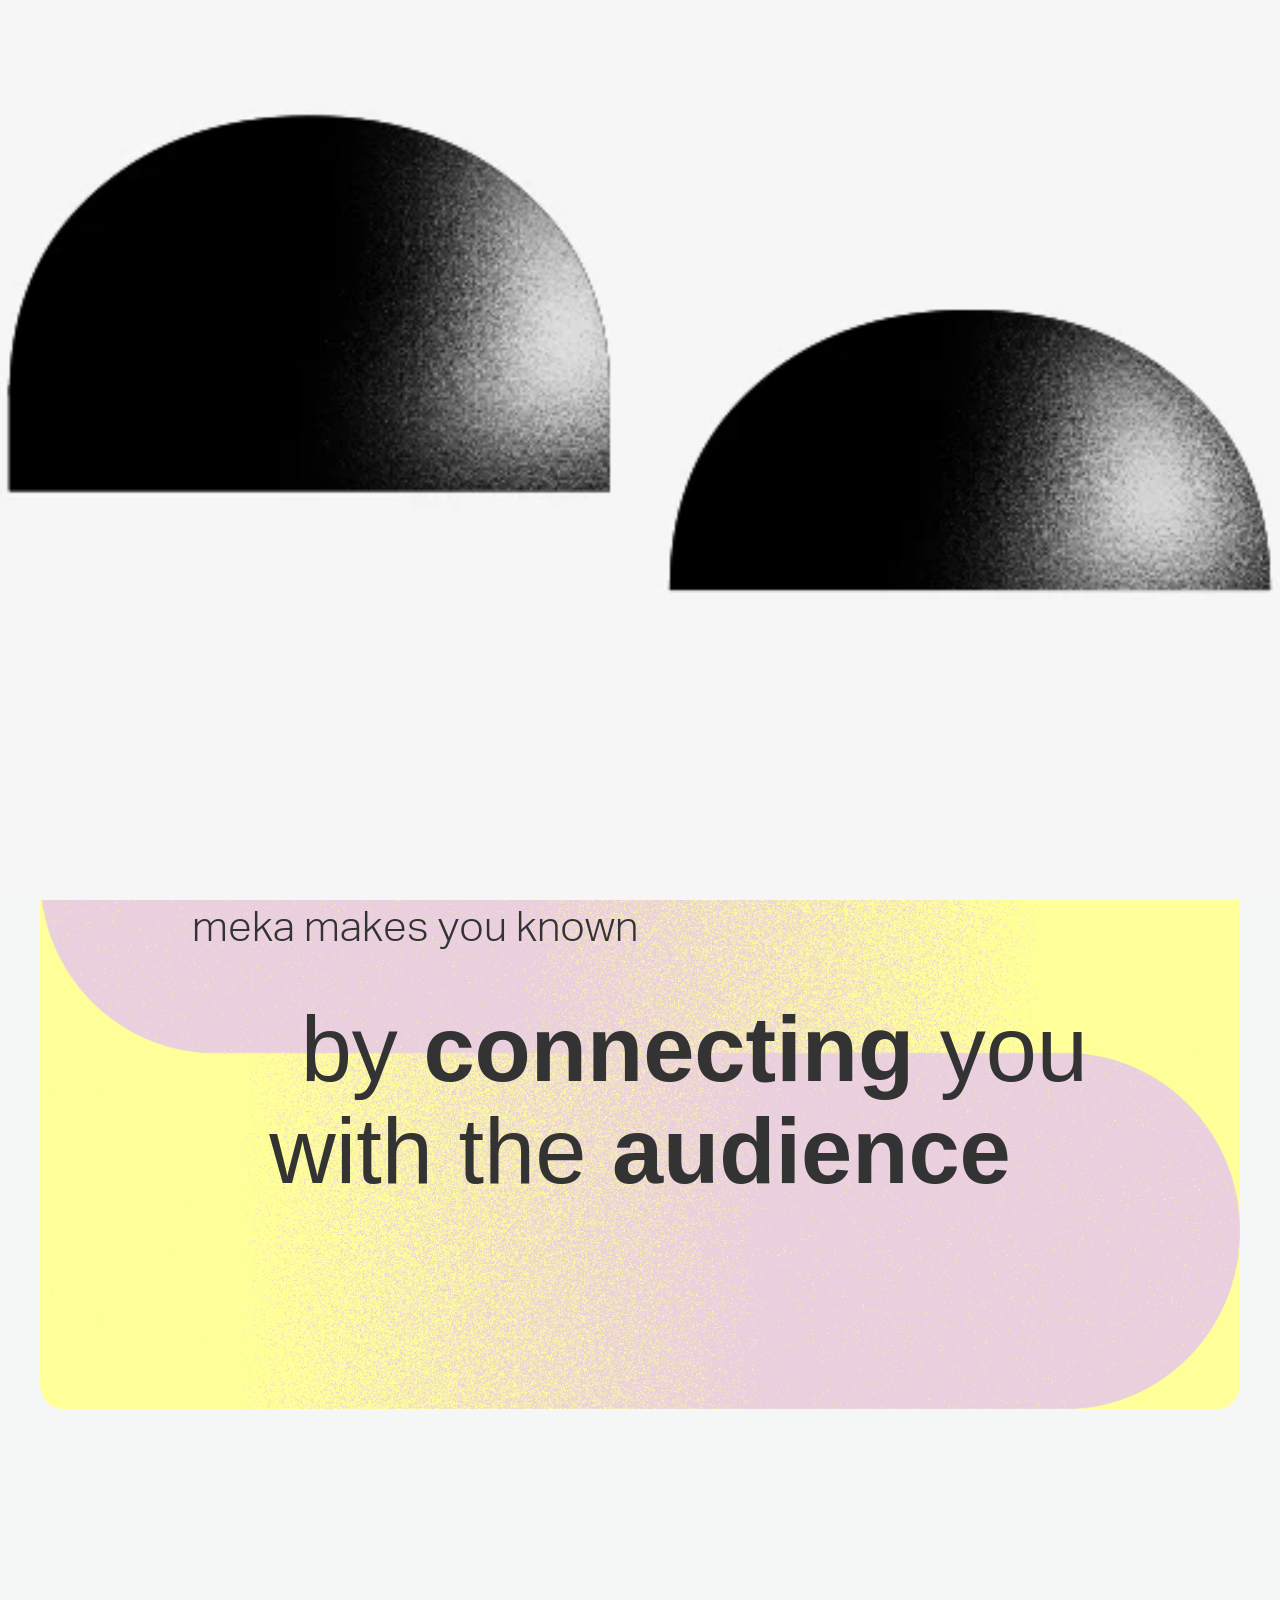
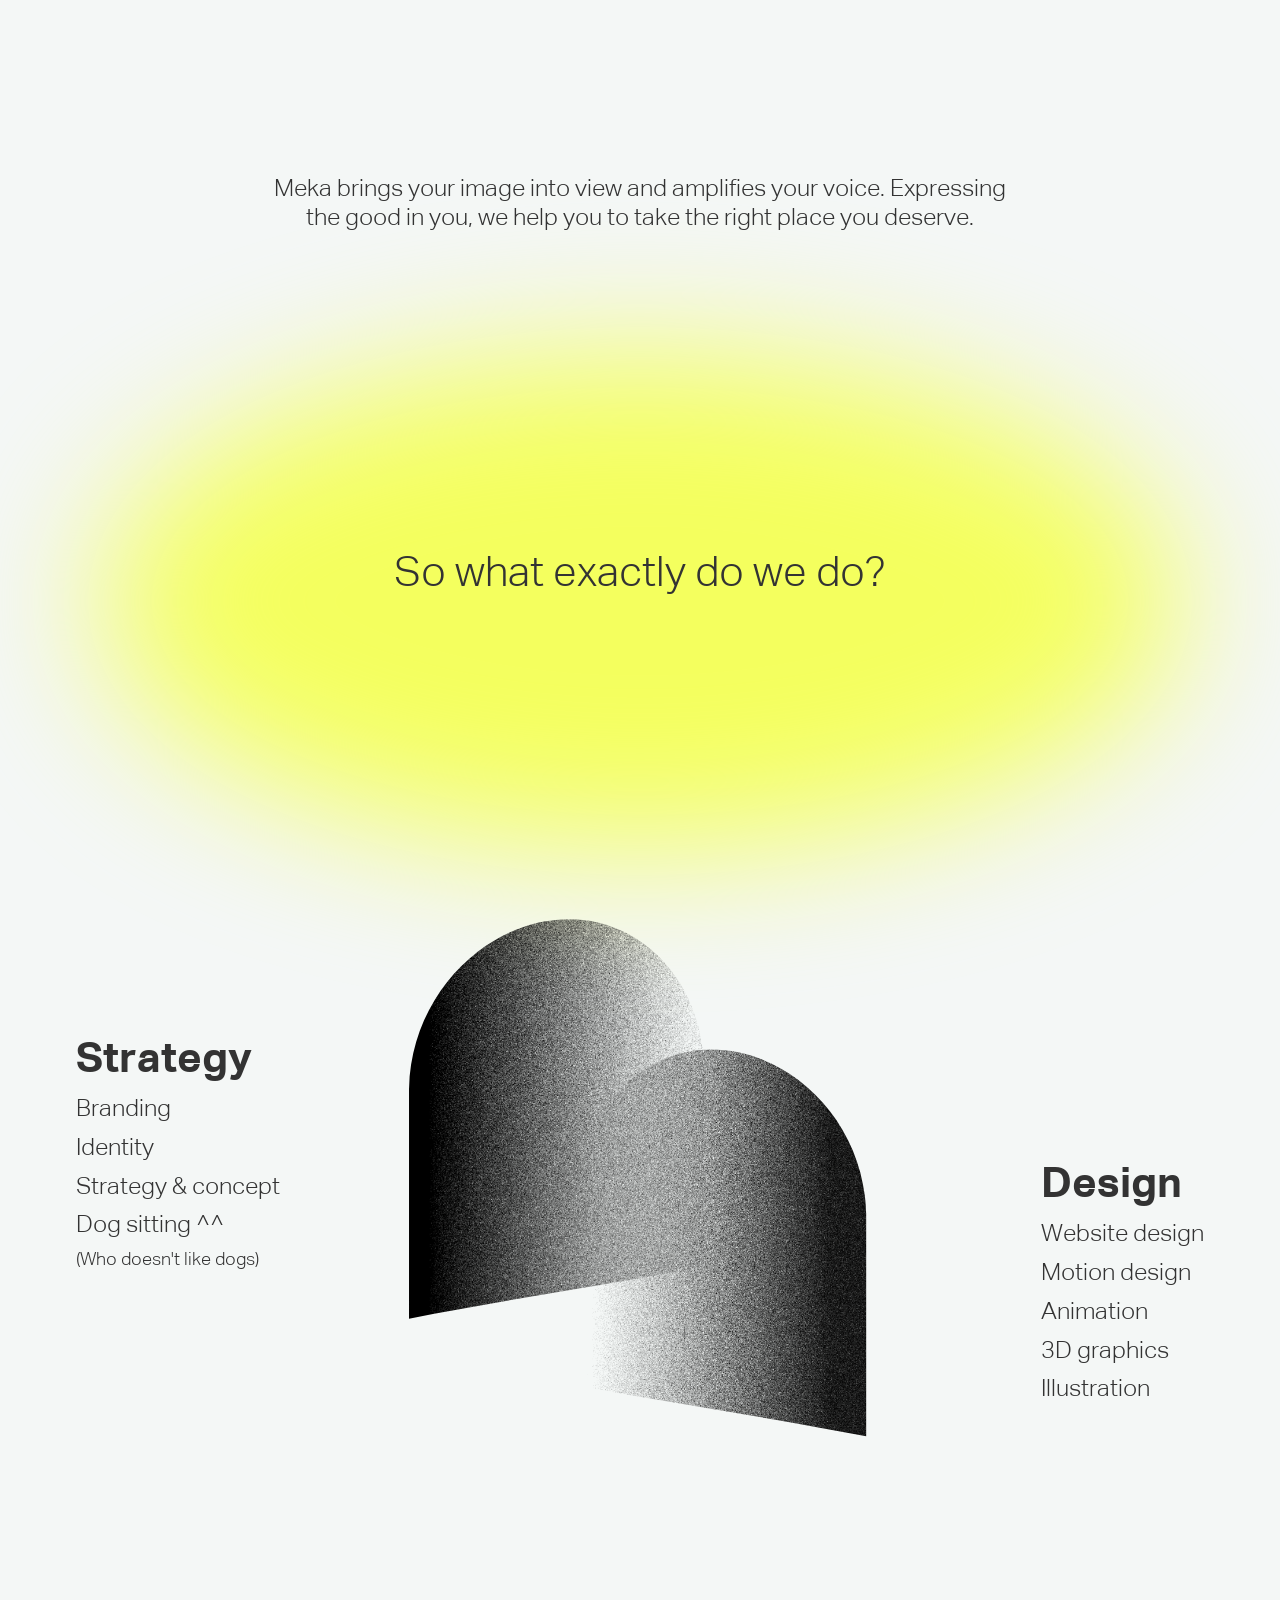
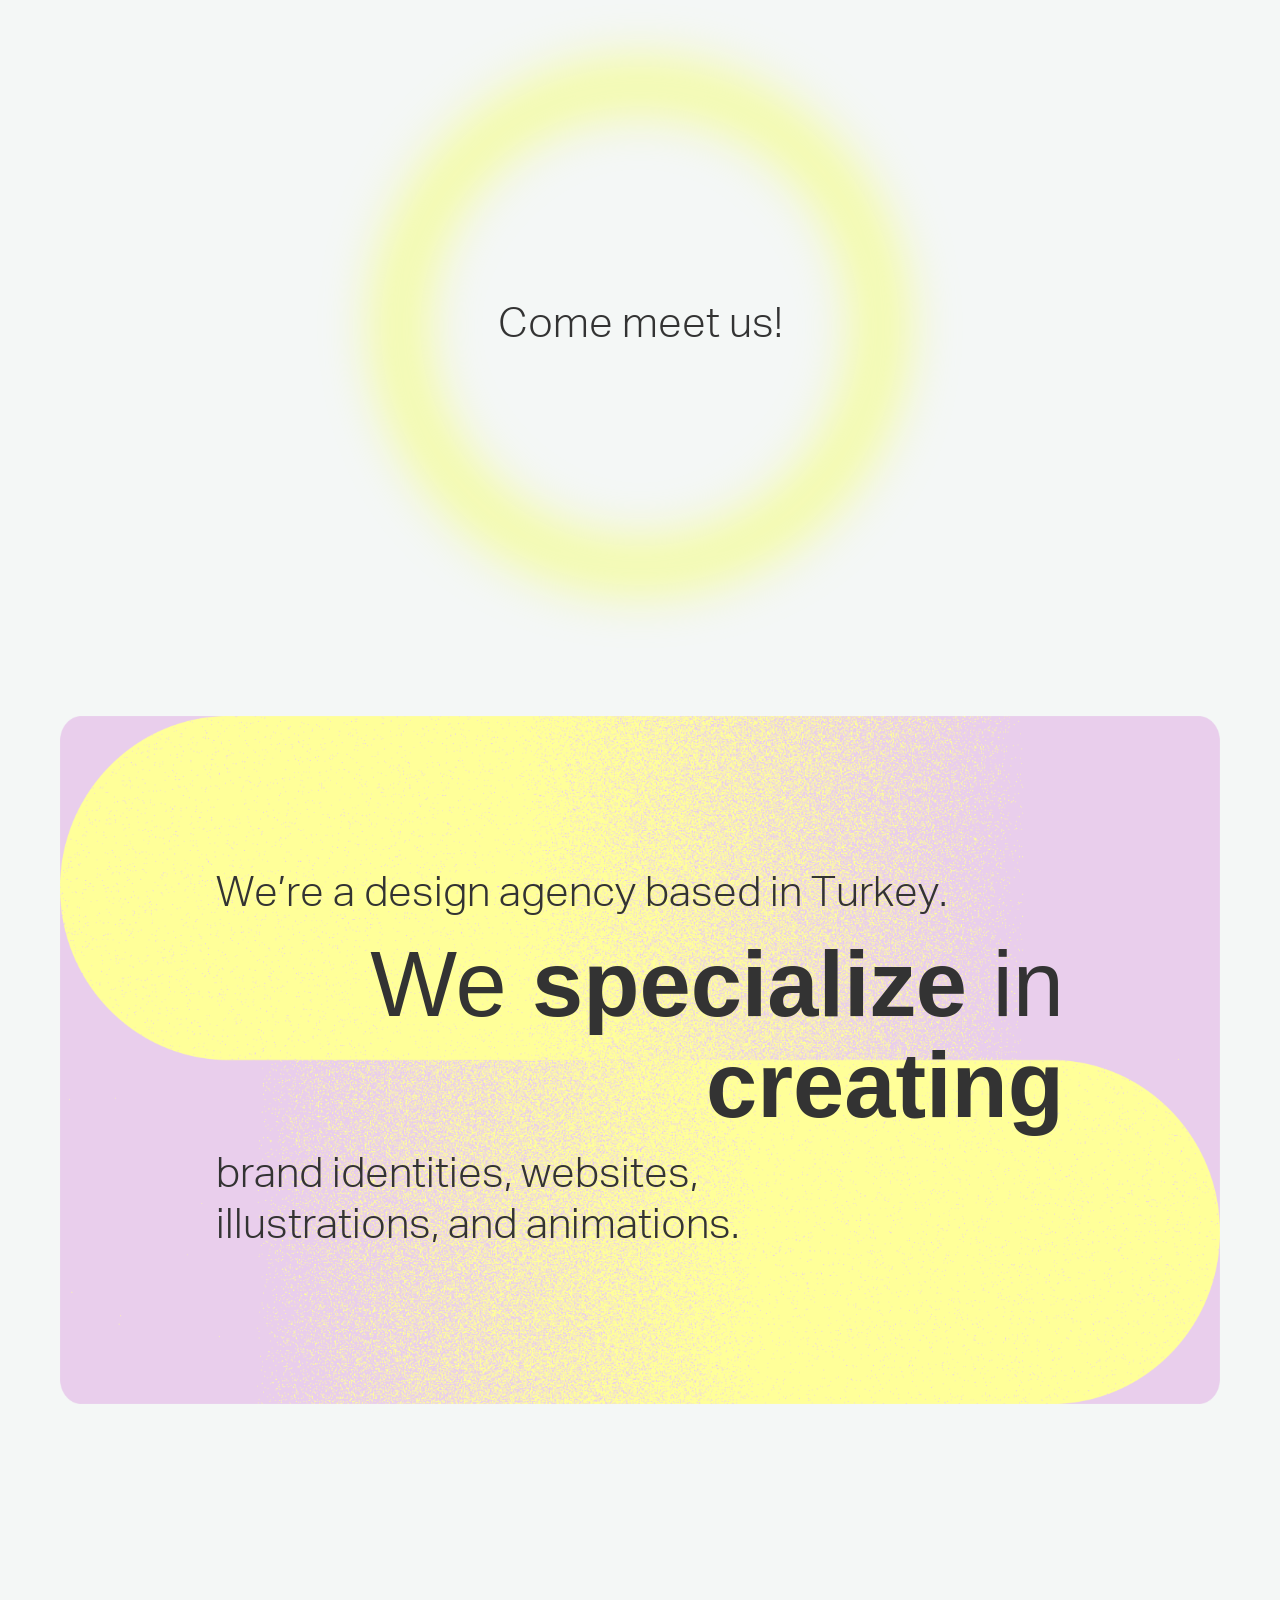
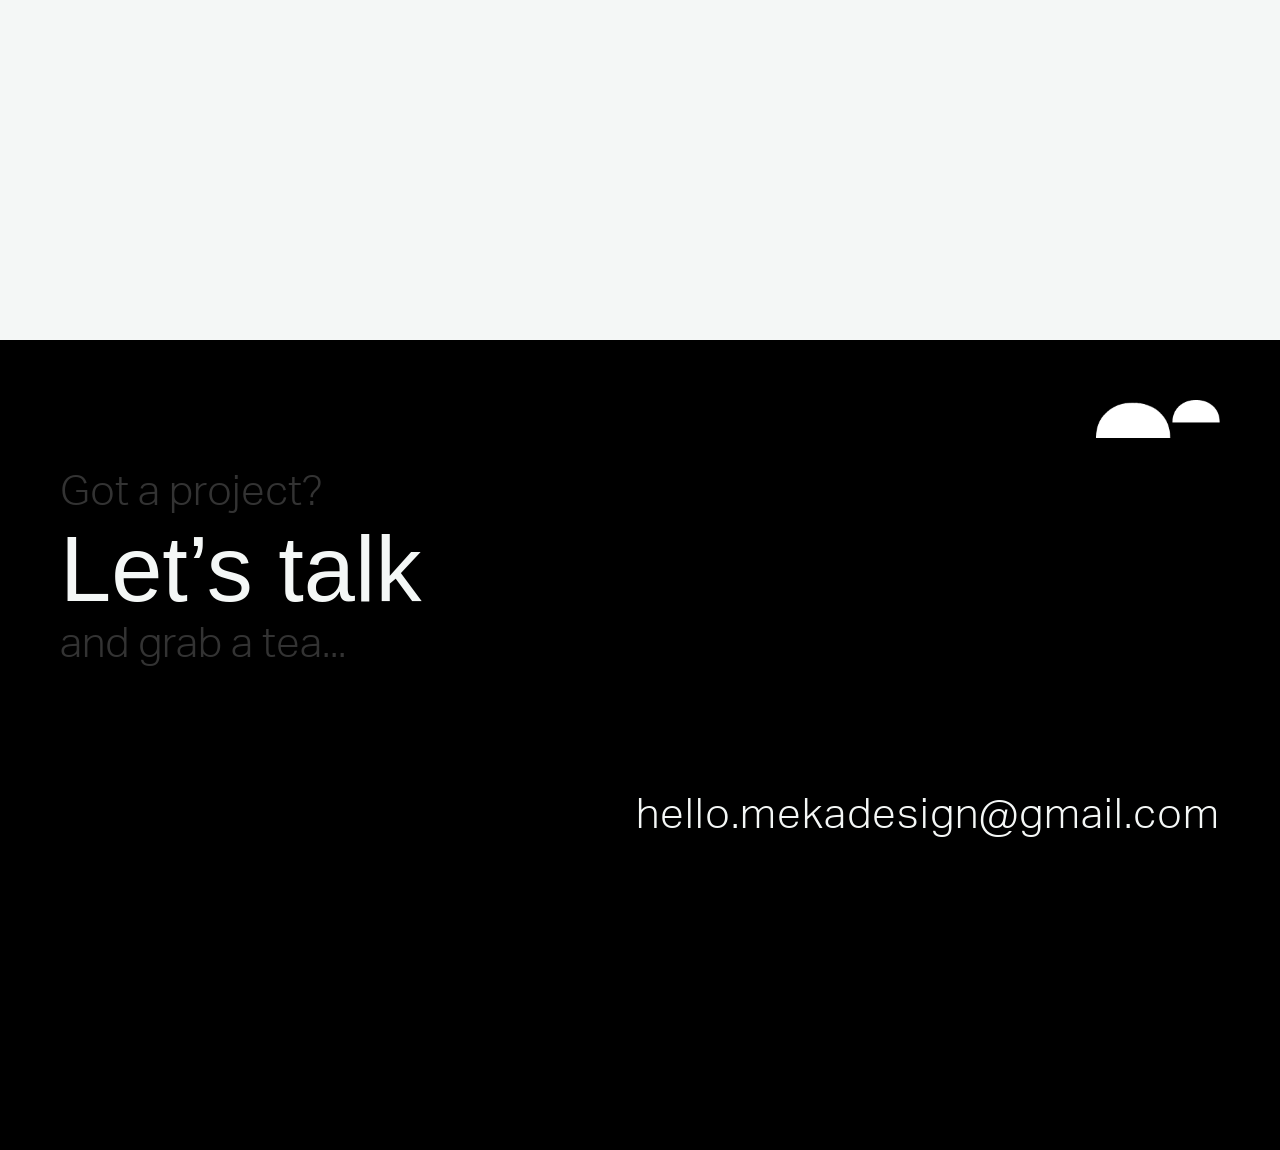
<file: index.html>
<!DOCTYPE html><!--  This site was created in Webflow. http://www.webflow.com  -->
<!--  Last Published: Sun May 22 2022 11:44:38 GMT+0000 (Coordinated Universal Time)  -->
<html data-wf-page="62822e60519ccf38c9c8caf5" data-wf-site="62822e60519ccf9943c8caf4" lang="en">
<head>
  <meta charset="utf-8">
  <title>Meka website</title>
  <meta content="width=device-width, initial-scale=1" name="viewport">
  <meta content="Webflow" name="generator">
  <link href="css/normalize.css" rel="stylesheet" type="text/css">
  <link href="css/webflow.css" rel="stylesheet" type="text/css">
  <link href="css/meka-website.webflow.css" rel="stylesheet" type="text/css">
  <!-- [if lt IE 9]><script src="https://cdnjs.cloudflare.com/ajax/libs/html5shiv/3.7.3/html5shiv.min.js" type="text/javascript"></script><![endif] -->
  <script type="text/javascript">!function(o,c){var n=c.documentElement,t=" w-mod-";n.className+=t+"js",("ontouchstart"in o||o.DocumentTouch&&c instanceof DocumentTouch)&&(n.className+=t+"touch")}(window,document);</script>
  <link href="images/favicon.png" rel="shortcut icon" type="image/x-icon">
  <link href="images/webclip.png" rel="apple-touch-icon">
</head>
<body class="body">
  <div data-w-id="9d8ccccc-eeec-8784-a1ca-20e5a75a4ce9" style="display:flex" class="background_video_wrap wf-section">
    <div data-poster-url="videos/meka_landing_video-poster-00001.jpg" data-video-urls="videos/meka_landing_video-transcode.mp4,videos/meka_landing_video-transcode.webm" data-autoplay="true" data-loop="true" data-wf-ignore="true" data-beta-bgvideo-upgrade="false" class="background-video-2 w-background-video w-background-video-atom"><video id="68bb4da5-a084-ccbb-df4a-4005342365cc-video" autoplay="" loop="" style="background-image:url(&quot;videos/meka_landing_video-poster-00001.jpg&quot;)" muted="" playsinline="" data-wf-ignore="true" data-object-fit="cover">
        <source src="videos/meka_landing_video-transcode.mp4" data-wf-ignore="true">
        <source src="videos/meka_landing_video-transcode.webm" data-wf-ignore="true">
      </video>
      <div data-w-id="c32458ac-c0b8-2635-b7b5-38c3e7933343" style="opacity:0" class="loading_txt">
        <p class="paragraph-2">Loading...</p>
      </div>
    </div>
  </div>
  <div class="cursor-div-block">
    <div class="cursor"></div>
  </div>
  <nav class="section is--nav">
    <div style="display:none" class="menu">
      <div style="-webkit-transform:translate3d(0, -100%, 0) scale3d(1, 1, 1) rotateX(0) rotateY(0) rotateZ(0) skew(0, 0);-moz-transform:translate3d(0, -100%, 0) scale3d(1, 1, 1) rotateX(0) rotateY(0) rotateZ(0) skew(0, 0);-ms-transform:translate3d(0, -100%, 0) scale3d(1, 1, 1) rotateX(0) rotateY(0) rotateZ(0) skew(0, 0);transform:translate3d(0, -100%, 0) scale3d(1, 1, 1) rotateX(0) rotateY(0) rotateZ(0) skew(0, 0)" class="background">
        <div class="background__fill"></div>
        <div data-is-ix2-target="1" class="background__lottie" data-w-id="1ab7ee69-d419-9550-8a3c-8367c283aa8b" data-animation-type="lottie" data-src="documents/meka-drop-menu.json" data-loop="0" data-direction="1" data-autoplay="0" data-renderer="svg" data-default-duration="1.84" data-duration="0" data-ix2-initial-state="0"></div>
      </div>
      <div style="opacity:0" class="container-3 is--menu">
        <div class="menu__contain">
          <div class="menu__left">
            <a href="https://wizardry-technique.webflow.io/" target="_blank" class="nav-link-3 is--1 w-inline-block">
              <div class="nav-link__line"></div>
              <div class="nav-link__contain">
                <p class="nav-link__text">Introduction</p>
                <p class="nav-link__num">01</p>
              </div>
            </a>
            <a href="https://www.patreon.com/timothyricks" target="_blank" class="nav-link-3 w-inline-block">
              <div class="nav-link__line"></div>
              <div class="nav-link__contain">
                <p class="nav-link__text">Service</p>
                <p class="nav-link__num">02</p>
              </div>
            </a>
            <a href="http://www.youtube.com/c/timothy-ricks" target="_blank" class="nav-link-3 is--3 w-inline-block">
              <div class="nav-link__line"></div>
              <div class="nav-link__contain">
                <p class="nav-link__text">About Us</p>
                <p class="nav-link__num">03</p>
              </div>
            </a>
            <a href="http://www.youtube.com/c/timothy-ricks" target="_blank" class="nav-link-3 is--4 w-inline-block">
              <div class="nav-link__line"></div>
              <div class="nav-link__contain">
                <p class="nav-link__text">Contact</p>
                <p class="nav-link__num">04</p>
              </div>
            </a>
          </div>
          <div class="menu__right">
            <div class="sublinks">
              <a href="https://www.timothyricks.com/" target="_blank" class="sublink w-inline-block">
                <div class="sublink__contain">
                  <p class="sublink__text">TR/EN</p>
                  <div class="sublink__line"></div>
                </div>
              </a>
            </div>
          </div>
        </div>
      </div>
    </div>
    <div class="container-3 is--nav">
      <a href="#" class="brand w-nav-brand"><img src="images/meka-logo-01.svg" loading="lazy" width="112" alt="" class="image-5"></a>
      <a href="#" class="trigger w-inline-block">
        <div class="trigger__line is--1"></div>
        <div class="trigger__line is--2"></div>
      </a>
    </div>
  </nav>
  <div class="introduction wf-section">
    <div class="intro_txt-wrapper">
      <div data-w-id="4c5eac20-386c-4851-6384-33b754527d83" class="meka_wrapper">
        <div class="heading_wrap">
          <h1 class="heading-32">We are</h1>
        </div>
        <div class="meka_wrap">
          <div class="highlight-block"></div>
          <h1 class="heading-31"><strong class="bold-text-4">meka.</strong></h1>
        </div>
      </div>
      <div data-w-id="4856dd7a-cd99-bfcb-ed65-ec5249e1ffa4" class="txt_wrapper">
        <h2 class="heading-28">A UI/UX design agency. </h2>
      </div>
      <div data-w-id="46aebdc5-c513-e7e5-0355-8c5e3a904fde" class="txt_wrapper-2">
        <p class="paragraph">We create digital products and build brands.</p>
      </div>
    </div>
  </div>
  <div data-w-id="9958b383-86ea-7118-a04d-624e916aa778" class="service wf-section">
    <div class="backdrop_img-wrap">
      <div data-w-id="8339e4f4-3c71-3b73-3ec4-d2fe9f783619" class="service_txt_box">
        <div data-w-id="7246d17d-0f79-953a-09f9-a1bacce5a662" class="service_txt_wrapper">
          <h2 class="heading-28">meka makes you known</h2>
        </div>
        <div data-w-id="48db8585-7175-9bfb-1f1d-56d540b2939b" class="service_txt_wrapper2">
          <h1 class="heading-32">by <strong>connecting</strong> you</h1>
        </div>
        <div data-w-id="10fd2e4f-f537-2be7-7507-613d61588e19" class="service_txt_wrapper-3">
          <h1 class="heading-32">with the <strong>audience</strong></h1>
        </div>
      </div><img src="images/Meka-backdrop-01.png" loading="lazy" sizes="(max-width: 479px) 96vw, (max-width: 767px) 95vw, (max-width: 991px) 92vw, (max-width: 1919px) 96vw, (max-width: 6454px) 98vw, 6325px" srcset="images/Meka-backdrop-01-p-500.png 500w, images/Meka-backdrop-01-p-800.png 800w, images/Meka-backdrop-01-p-1080.png 1080w, images/Meka-backdrop-01.png 6325w" alt="" class="image-3">
    </div>
    <div class="service_circle_wrap">
      <div data-w-id="a46fb4e2-62b0-8594-d25c-198d150980e9" class="para_wrap">
        <p class="center">Meka brings your image into view and amplifies your voice. Expressing the good in you, we help you to take the right place you deserve.</p>
      </div>
      <div class="para_wrap-2">
        <div data-w-id="a2d11d34-82c0-b2bd-5322-3689959c0f1e" class="sublink__contain">
          <h2 class="heading-28">So what exactly do we do?</h2>
          <div data-w-id="a2d11d34-82c0-b2bd-5322-3689959c0f21" style="-webkit-transform:translate3d(-101%, 0, 0) scale3d(1, 1, 1) rotateX(0) rotateY(0) rotateZ(0) skew(0, 0);-moz-transform:translate3d(-101%, 0, 0) scale3d(1, 1, 1) rotateX(0) rotateY(0) rotateZ(0) skew(0, 0);-ms-transform:translate3d(-101%, 0, 0) scale3d(1, 1, 1) rotateX(0) rotateY(0) rotateZ(0) skew(0, 0);transform:translate3d(-101%, 0, 0) scale3d(1, 1, 1) rotateX(0) rotateY(0) rotateZ(0) skew(0, 0)" class="sublink__line"></div>
        </div>
        <div data-w-id="5af37aef-7149-8740-3f87-1d93318c9c73" class="hightlight-big-box"></div>
      </div>
    </div>
    <div data-w-id="a9b1b25c-cce7-c3a7-942d-06e13fa8ed25" class="service_img_box">
      <div class="service_box_img_wrap-right"><img src="images/grain-box-right-04.svg" loading="lazy" alt="" class="grain_box_img"></div>
      <div class="service_box_img_wrap"><img src="images/Grain_box_Grain_box.svg" loading="lazy" alt="" class="grain_box_img"></div>
      <div data-w-id="19ccbca9-de0b-0c6a-f998-024ba5272f24" class="service_box_wrap">
        <div class="service_box_txt_wrap">
          <h2 class="heading-34"><strong class="heading-28">Strategy</strong></h2>
          <p class="paragraph">Branding</p>
          <p class="paragraph">Identity</p>
          <p class="paragraph">Strategy &amp; concept</p>
          <p class="paragraph">Dog sitting ^^</p>
          <p class="para-2">(Who doesn&#x27;t like dogs)</p>
        </div>
        <div class="service_box_txt_wrap-2">
          <h2 class="heading-33"><strong class="heading-28">Design</strong></h2>
          <p class="paragraph">Website design</p>
          <p class="paragraph">Motion design</p>
          <p class="paragraph">Animation</p>
          <p class="paragraph">3D graphics</p>
          <p class="paragraph">Illustration</p>
        </div>
      </div>
    </div>
  </div>
  <div data-w-id="ce7b21ab-c407-d910-beef-7e97dfc08424" class="about-us wf-section">
    <div class="para_wrap-3">
      <div data-w-id="de4f0a68-2088-fec8-ef27-7631dd566173" class="sublink__contain">
        <h2 class="heading-28">Come meet us!</h2>
        <div data-w-id="de4f0a68-2088-fec8-ef27-7631dd566176" style="-webkit-transform:translate3d(-101%, 0, 0) scale3d(1, 1, 1) rotateX(0) rotateY(0) rotateZ(0) skew(0, 0);-moz-transform:translate3d(-101%, 0, 0) scale3d(1, 1, 1) rotateX(0) rotateY(0) rotateZ(0) skew(0, 0);-ms-transform:translate3d(-101%, 0, 0) scale3d(1, 1, 1) rotateX(0) rotateY(0) rotateZ(0) skew(0, 0);transform:translate3d(-101%, 0, 0) scale3d(1, 1, 1) rotateX(0) rotateY(0) rotateZ(0) skew(0, 0)" class="sublink__line"></div>
      </div>
      <div data-w-id="8df18d3e-da94-5587-eee4-8e5ed706f94d" class="hightlight-big-box-2"></div>
    </div>
    <div class="backdrop_img-wrap-2">
      <div class="about_txt_box">
        <div data-w-id="8dcf4fbc-e22d-9409-21d9-ce9d5f09ba2b" class="aboutus_txt_wrap">
          <h2 class="heading-28">We’re a design agency based in Turkey.</h2>
        </div>
        <div data-w-id="c11a4f01-0ae5-6e52-a2a8-1f18d0201ca2" class="aboutus_txt_wrap-2 align-right">
          <h1 class="heading-32 align-right">We <strong class="bold-text-2">specialize</strong> in <strong>creating</strong></h1>
        </div>
        <div data-w-id="c6d42036-5919-419f-017e-532e7034496f" class="aboutus_txt_wrap-3">
          <h2 class="heading-28">brand identities, websites, illustrations, and animations.</h2>
        </div>
      </div><img src="images/Meka-backdrop-2-01.png" loading="lazy" sizes="(max-width: 479px) 92vw, (max-width: 767px) 95vw, (max-width: 991px) 88vw, (max-width: 1919px) 94vw, (max-width: 6454px) 98vw, 6325px" srcset="images/Meka-backdrop-2-01-p-500.png 500w, images/Meka-backdrop-2-01-p-800.png 800w, images/Meka-backdrop-2-01-p-1080.png 1080w, images/Meka-backdrop-2-01.png 6325w" alt="" class="image-8">
    </div>
  </div>
  <div class="_3d_animation-_wrap w-container">
    <div class="html-embed w-embed w-iframe"><iframe src="https://my.spline.design/mekateam-f6b8cfd672127d16e1eecf39d9d6c3c3/" frameborder="0" width="100%" height="100%"></iframe></div>
  </div>
  <div data-w-id="8cda4db0-59f0-5786-5134-37684886dd9b" class="contact-us wf-section">
    <a href="#" class="link-block w-inline-block"><img src="images/Frame-1.png" loading="lazy" alt="" class="image-6"></a>
    <div class="contact_txt_box">
      <div data-w-id="202e08f8-5c7e-26eb-f46e-4dee87584781" class="contact_subheading-wrap">
        <h2 class="white_txt heading-28">Got a project?</h2>
      </div>
      <div data-w-id="2cc6ce24-4b6d-32f1-31e6-3ea7a0386382" class="contact_heading-wrap">
        <h1 class="white_txt heading-32">Let’s talk</h1>
      </div>
      <div data-w-id="3551e07b-55fc-337e-9a54-3e2d364e0f96" class="contact_subheading-wrap">
        <h2 class="white_txt heading-28">and grab a tea...</h2>
      </div>
    </div>
    <div data-w-id="7ccdde05-4e26-76a6-114a-653e46528628" class="email_link_wrap heading-6">
      <a href="#" class="email_link">hello.mekadesign@gmail.com</a>
    </div>
  </div>
  <script src="https://d3e54v103j8qbb.cloudfront.net/js/jquery-3.5.1.min.dc5e7f18c8.js?site=62822e60519ccf9943c8caf4" type="text/javascript" integrity="sha256-9/aliU8dGd2tb6OSsuzixeV4y/faTqgFtohetphbbj0=" crossorigin="anonymous"></script>
  <script src="js/webflow.js" type="text/javascript"></script>
  <!-- [if lte IE 9]><script src="https://cdnjs.cloudflare.com/ajax/libs/placeholders/3.0.2/placeholders.min.js"></script><![endif] -->
</body>
</html>
</file>
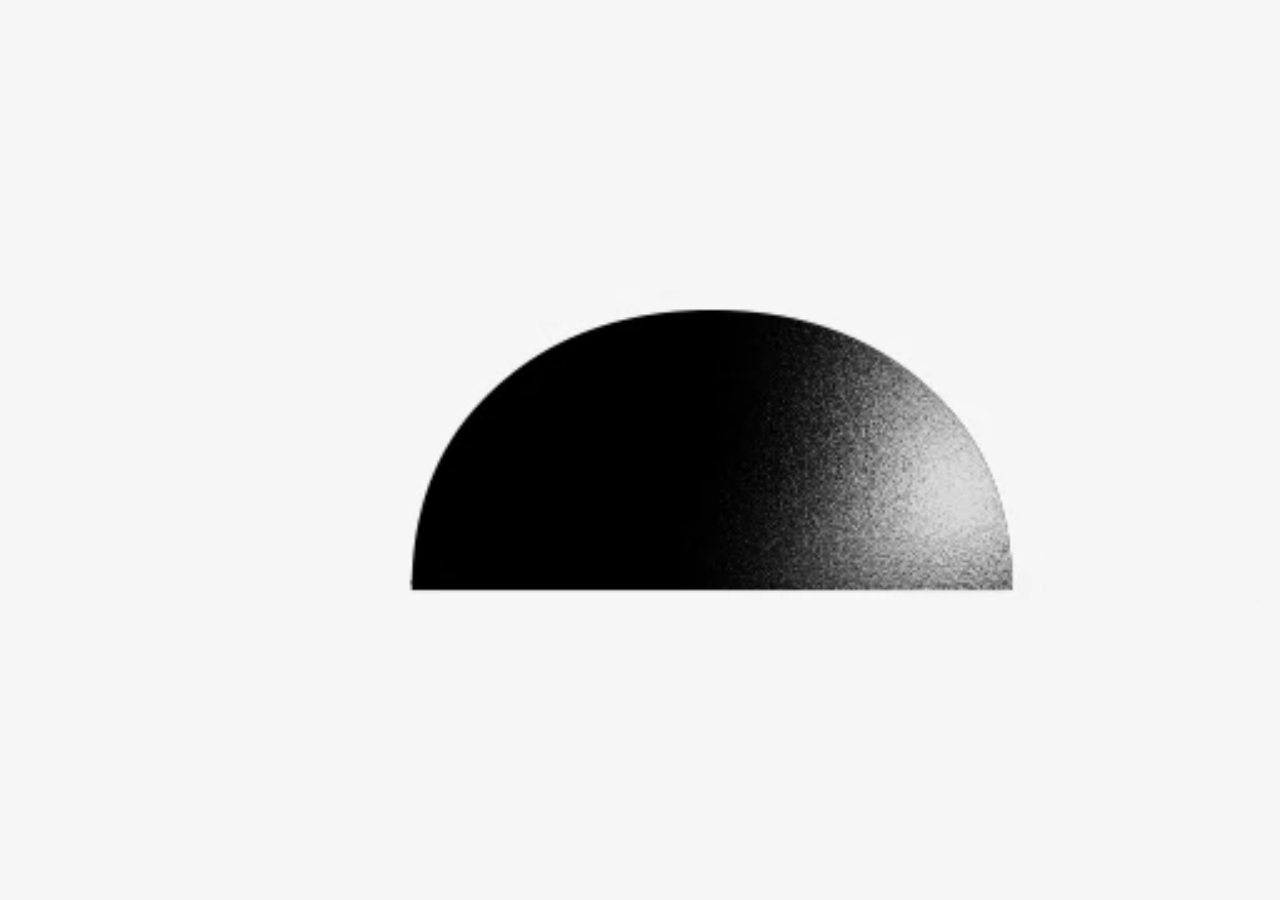
<file: loading-page.html>
<!DOCTYPE html><!--  This site was created in Webflow. http://www.webflow.com  -->
<!--  Last Published: Sun May 22 2022 11:44:38 GMT+0000 (Coordinated Universal Time)  -->
<html data-wf-page="6283813138bc5e2e1f69a2d1" data-wf-site="62822e60519ccf9943c8caf4" lang="en">
<head>
  <meta charset="utf-8">
  <title>Loading Page</title>
  <meta content="Loading Page" property="og:title">
  <meta content="Loading Page" property="twitter:title">
  <meta content="width=device-width, initial-scale=1" name="viewport">
  <meta content="Webflow" name="generator">
  <link href="css/normalize.css" rel="stylesheet" type="text/css">
  <link href="css/webflow.css" rel="stylesheet" type="text/css">
  <link href="css/meka-website.webflow.css" rel="stylesheet" type="text/css">
  <!-- [if lt IE 9]><script src="https://cdnjs.cloudflare.com/ajax/libs/html5shiv/3.7.3/html5shiv.min.js" type="text/javascript"></script><![endif] -->
  <script type="text/javascript">!function(o,c){var n=c.documentElement,t=" w-mod-";n.className+=t+"js",("ontouchstart"in o||o.DocumentTouch&&c instanceof DocumentTouch)&&(n.className+=t+"touch")}(window,document);</script>
  <link href="images/favicon.png" rel="shortcut icon" type="image/x-icon">
  <link href="images/webclip.png" rel="apple-touch-icon">
</head>
<body class="body-2">
  <div class="background_video_wrap wf-section">
    <div data-poster-url="videos/meka_landing_video-poster-00001.jpg" data-video-urls="videos/meka_landing_video-transcode.mp4,videos/meka_landing_video-transcode.webm" data-autoplay="true" data-loop="true" data-wf-ignore="true" data-beta-bgvideo-upgrade="false" class="background-video w-background-video w-background-video-atom"><video id="52f642fc-51b7-4903-2abb-18c01cc9de0d-video" autoplay="" loop="" style="background-image:url(&quot;videos/meka_landing_video-poster-00001.jpg&quot;)" muted="" playsinline="" data-wf-ignore="true" data-object-fit="cover">
        <source src="videos/meka_landing_video-transcode.mp4" data-wf-ignore="true">
        <source src="videos/meka_landing_video-transcode.webm" data-wf-ignore="true">
      </video></div>
  </div>
  <script src="https://d3e54v103j8qbb.cloudfront.net/js/jquery-3.5.1.min.dc5e7f18c8.js?site=62822e60519ccf9943c8caf4" type="text/javascript" integrity="sha256-9/aliU8dGd2tb6OSsuzixeV4y/faTqgFtohetphbbj0=" crossorigin="anonymous"></script>
  <script src="js/webflow.js" type="text/javascript"></script>
  <!-- [if lte IE 9]><script src="https://cdnjs.cloudflare.com/ajax/libs/placeholders/3.0.2/placeholders.min.js"></script><![endif] -->
</body>
</html>
</file>
<file: css/webflow.css>
@font-face {
  font-family: 'webflow-icons';
  src: url("[data-uri]") format('truetype');
  font-weight: normal;
  font-style: normal;
}
[class^="w-icon-"],
[class*=" w-icon-"] {
  /* use !important to prevent issues with browser extensions that change fonts */
  font-family: 'webflow-icons' !important;
  speak: none;
  font-style: normal;
  font-weight: normal;
  font-variant: normal;
  text-transform: none;
  line-height: 1;
  /* Better Font Rendering =========== */
  -webkit-font-smoothing: antialiased;
  -moz-osx-font-smoothing: grayscale;
}
.w-icon-slider-right:before {
  content: "\e600";
}
.w-icon-slider-left:before {
  content: "\e601";
}
.w-icon-nav-menu:before {
  content: "\e602";
}
.w-icon-arrow-down:before,
.w-icon-dropdown-toggle:before {
  content: "\e603";
}
.w-icon-file-upload-remove:before {
  content: "\e900";
}
.w-icon-file-upload-icon:before {
  content: "\e903";
}
* {
  -webkit-box-sizing: border-box;
  -moz-box-sizing: border-box;
  box-sizing: border-box;
}
html {
  height: 100%;
}
body {
  margin: 0;
  min-height: 100%;
  background-color: #fff;
  font-family: Arial, sans-serif;
  font-size: 14px;
  line-height: 20px;
  color: #333;
}
img {
  max-width: 100%;
  vertical-align: middle;
  display: inline-block;
}
html.w-mod-touch * {
  background-attachment: scroll !important;
}
.w-block {
  display: block;
}
.w-inline-block {
  max-width: 100%;
  display: inline-block;
}
.w-clearfix:before,
.w-clearfix:after {
  content: " ";
  display: table;
  grid-column-start: 1;
  grid-row-start: 1;
  grid-column-end: 2;
  grid-row-end: 2;
}
.w-clearfix:after {
  clear: both;
}
.w-hidden {
  display: none;
}
.w-button {
  display: inline-block;
  padding: 9px 15px;
  background-color: #3898EC;
  color: white;
  border: 0;
  line-height: inherit;
  text-decoration: none;
  cursor: pointer;
  border-radius: 0;
}
input.w-button {
  -webkit-appearance: button;
}
html[data-w-dynpage] [data-w-cloak] {
  color: transparent !important;
}
.w-webflow-badge,
.w-webflow-badge * {
  position: static;
  left: auto;
  top: auto;
  right: auto;
  bottom: auto;
  z-index: auto;
  display: block;
  visibility: visible;
  overflow: visible;
  overflow-x: visible;
  overflow-y: visible;
  box-sizing: border-box;
  width: auto;
  height: auto;
  max-height: none;
  max-width: none;
  min-height: 0;
  min-width: 0;
  margin: 0;
  padding: 0;
  float: none;
  clear: none;
  border: 0 none transparent;
  border-radius: 0;
  background: none;
  background-image: none;
  background-position: 0% 0%;
  background-size: auto auto;
  background-repeat: repeat;
  background-origin: padding-box;
  background-clip: border-box;
  background-attachment: scroll;
  background-color: transparent;
  box-shadow: none;
  opacity: 1.0;
  transform: none;
  transition: none;
  direction: ltr;
  font-family: inherit;
  font-weight: inherit;
  color: inherit;
  font-size: inherit;
  line-height: inherit;
  font-style: inherit;
  font-variant: inherit;
  text-align: inherit;
  letter-spacing: inherit;
  text-decoration: inherit;
  text-indent: 0;
  text-transform: inherit;
  list-style-type: disc;
  text-shadow: none;
  font-smoothing: auto;
  vertical-align: baseline;
  cursor: inherit;
  white-space: inherit;
  word-break: normal;
  word-spacing: normal;
  word-wrap: normal;
}
.w-webflow-badge {
  position: fixed !important;
  display: inline-block !important;
  visibility: visible !important;
  opacity: 1 !important;
  z-index: 2147483647 !important;
  top: auto !important;
  right: 12px !important;
  bottom: 12px !important;
  left: auto !important;
  color: #AAADB0 !important;
  background-color: #fff !important;
  border-radius: 3px !important;
  padding: 6px 8px 6px 6px !important;
  font-size: 12px !important;
  opacity: 1.0 !important;
  line-height: 14px !important;
  text-decoration: none !important;
  transform: none !important;
  margin: 0 !important;
  width: auto !important;
  height: auto !important;
  overflow: visible !important;
  white-space: nowrap;
  box-shadow: 0 0 0 1px rgba(0, 0, 0, 0.1), 0px 1px 3px rgba(0, 0, 0, 0.1);
  cursor: pointer;
}
.w-webflow-badge > img {
  display: inline-block !important;
  visibility: visible !important;
  opacity: 1 !important;
  vertical-align: middle !important;
}
h1,
h2,
h3,
h4,
h5,
h6 {
  font-weight: bold;
  margin-bottom: 10px;
}
h1 {
  font-size: 38px;
  line-height: 44px;
  margin-top: 20px;
}
h2 {
  font-size: 32px;
  line-height: 36px;
  margin-top: 20px;
}
h3 {
  font-size: 24px;
  line-height: 30px;
  margin-top: 20px;
}
h4 {
  font-size: 18px;
  line-height: 24px;
  margin-top: 10px;
}
h5 {
  font-size: 14px;
  line-height: 20px;
  margin-top: 10px;
}
h6 {
  font-size: 12px;
  line-height: 18px;
  margin-top: 10px;
}
p {
  margin-top: 0;
  margin-bottom: 10px;
}
blockquote {
  margin: 0 0 10px 0;
  padding: 10px 20px;
  border-left: 5px solid #E2E2E2;
  font-size: 18px;
  line-height: 22px;
}
figure {
  margin: 0;
  margin-bottom: 10px;
}
figcaption {
  margin-top: 5px;
  text-align: center;
}
ul,
ol {
  margin-top: 0px;
  margin-bottom: 10px;
  padding-left: 40px;
}
.w-list-unstyled {
  padding-left: 0;
  list-style: none;
}
.w-embed:before,
.w-embed:after {
  content: " ";
  display: table;
  grid-column-start: 1;
  grid-row-start: 1;
  grid-column-end: 2;
  grid-row-end: 2;
}
.w-embed:after {
  clear: both;
}
.w-video {
  width: 100%;
  position: relative;
  padding: 0;
}
.w-video iframe,
.w-video object,
.w-video embed {
  position: absolute;
  top: 0;
  left: 0;
  width: 100%;
  height: 100%;
  border: none;
}
fieldset {
  padding: 0;
  margin: 0;
  border: 0;
}
button,
html input[type='button'],
input[type='reset'] {
  border: 0;
  cursor: pointer;
  -webkit-appearance: button;
}
.w-form {
  margin: 0 0 15px;
}
.w-form-done {
  display: none;
  padding: 20px;
  text-align: center;
  background-color: #dddddd;
}
.w-form-fail {
  display: none;
  margin-top: 10px;
  padding: 10px;
  background-color: #ffdede;
}
label {
  display: block;
  margin-bottom: 5px;
  font-weight: bold;
}
.w-input,
.w-select {
  display: block;
  width: 100%;
  height: 38px;
  padding: 8px 12px;
  margin-bottom: 10px;
  font-size: 14px;
  line-height: 1.428571429;
  color: #333333;
  vertical-align: middle;
  background-color: #ffffff;
  border: 1px solid #cccccc;
}
.w-input:-moz-placeholder,
.w-select:-moz-placeholder {
  color: #999;
}
.w-input::-moz-placeholder,
.w-select::-moz-placeholder {
  color: #999;
  opacity: 1;
}
.w-input:-ms-input-placeholder,
.w-select:-ms-input-placeholder {
  color: #999;
}
.w-input::-webkit-input-placeholder,
.w-select::-webkit-input-placeholder {
  color: #999;
}
.w-input:focus,
.w-select:focus {
  border-color: #3898EC;
  outline: 0;
}
.w-input[disabled],
.w-select[disabled],
.w-input[readonly],
.w-select[readonly],
fieldset[disabled] .w-input,
fieldset[disabled] .w-select {
  cursor: not-allowed;
  background-color: #eeeeee;
}
textarea.w-input,
textarea.w-select {
  height: auto;
}
.w-select {
  background-color: #f3f3f3;
}
.w-select[multiple] {
  height: auto;
}
.w-form-label {
  display: inline-block;
  cursor: pointer;
  font-weight: normal;
  margin-bottom: 0px;
}
.w-radio {
  display: block;
  margin-bottom: 5px;
  padding-left: 20px;
}
.w-radio:before,
.w-radio:after {
  content: " ";
  display: table;
  grid-column-start: 1;
  grid-row-start: 1;
  grid-column-end: 2;
  grid-row-end: 2;
}
.w-radio:after {
  clear: both;
}
.w-radio-input {
  margin: 4px 0 0;
  margin-top: 1px \9;
  line-height: normal;
  float: left;
  margin-left: -20px;
}
.w-radio-input {
  margin-top: 3px;
}
.w-file-upload {
  display: block;
  margin-bottom: 10px;
}
.w-file-upload-input {
  width: 0.1px;
  height: 0.1px;
  opacity: 0;
  overflow: hidden;
  position: absolute;
  z-index: -100;
}
.w-file-upload-default,
.w-file-upload-uploading,
.w-file-upload-success {
  display: inline-block;
  color: #333333;
}
.w-file-upload-error {
  display: block;
  margin-top: 10px;
}
.w-file-upload-default.w-hidden,
.w-file-upload-uploading.w-hidden,
.w-file-upload-error.w-hidden,
.w-file-upload-success.w-hidden {
  display: none;
}
.w-file-upload-uploading-btn {
  display: flex;
  font-size: 14px;
  font-weight: normal;
  cursor: pointer;
  margin: 0;
  padding: 8px 12px;
  border: 1px solid #cccccc;
  background-color: #fafafa;
}
.w-file-upload-file {
  display: flex;
  flex-grow: 1;
  justify-content: space-between;
  margin: 0;
  padding: 8px 9px 8px 11px;
  border: 1px solid #cccccc;
  background-color: #fafafa;
}
.w-file-upload-file-name {
  font-size: 14px;
  font-weight: normal;
  display: block;
}
.w-file-remove-link {
  margin-top: 3px;
  margin-left: 10px;
  width: auto;
  height: auto;
  padding: 3px;
  display: block;
  cursor: pointer;
}
.w-icon-file-upload-remove {
  margin: auto;
  font-size: 10px;
}
.w-file-upload-error-msg {
  display: inline-block;
  color: #ea384c;
  padding: 2px 0;
}
.w-file-upload-info {
  display: inline-block;
  line-height: 38px;
  padding: 0 12px;
}
.w-file-upload-label {
  display: inline-block;
  font-size: 14px;
  font-weight: normal;
  cursor: pointer;
  margin: 0;
  padding: 8px 12px;
  border: 1px solid #cccccc;
  background-color: #fafafa;
}
.w-icon-file-upload-icon,
.w-icon-file-upload-uploading {
  display: inline-block;
  margin-right: 8px;
  width: 20px;
}
.w-icon-file-upload-uploading {
  height: 20px;
}
.w-container {
  margin-left: auto;
  margin-right: auto;
  max-width: 940px;
}
.w-container:before,
.w-container:after {
  content: " ";
  display: table;
  grid-column-start: 1;
  grid-row-start: 1;
  grid-column-end: 2;
  grid-row-end: 2;
}
.w-container:after {
  clear: both;
}
.w-container .w-row {
  margin-left: -10px;
  margin-right: -10px;
}
.w-row:before,
.w-row:after {
  content: " ";
  display: table;
  grid-column-start: 1;
  grid-row-start: 1;
  grid-column-end: 2;
  grid-row-end: 2;
}
.w-row:after {
  clear: both;
}
.w-row .w-row {
  margin-left: 0;
  margin-right: 0;
}
.w-col {
  position: relative;
  float: left;
  width: 100%;
  min-height: 1px;
  padding-left: 10px;
  padding-right: 10px;
}
.w-col .w-col {
  padding-left: 0;
  padding-right: 0;
}
.w-col-1 {
  width: 8.33333333%;
}
.w-col-2 {
  width: 16.66666667%;
}
.w-col-3 {
  width: 25%;
}
.w-col-4 {
  width: 33.33333333%;
}
.w-col-5 {
  width: 41.66666667%;
}
.w-col-6 {
  width: 50%;
}
.w-col-7 {
  width: 58.33333333%;
}
.w-col-8 {
  width: 66.66666667%;
}
.w-col-9 {
  width: 75%;
}
.w-col-10 {
  width: 83.33333333%;
}
.w-col-11 {
  width: 91.66666667%;
}
.w-col-12 {
  width: 100%;
}
.w-hidden-main {
  display: none !important;
}
@media screen and (max-width: 991px) {
  .w-container {
    max-width: 728px;
  }
  .w-hidden-main {
    display: inherit !important;
  }
  .w-hidden-medium {
    display: none !important;
  }
  .w-col-medium-1 {
    width: 8.33333333%;
  }
  .w-col-medium-2 {
    width: 16.66666667%;
  }
  .w-col-medium-3 {
    width: 25%;
  }
  .w-col-medium-4 {
    width: 33.33333333%;
  }
  .w-col-medium-5 {
    width: 41.66666667%;
  }
  .w-col-medium-6 {
    width: 50%;
  }
  .w-col-medium-7 {
    width: 58.33333333%;
  }
  .w-col-medium-8 {
    width: 66.66666667%;
  }
  .w-col-medium-9 {
    width: 75%;
  }
  .w-col-medium-10 {
    width: 83.33333333%;
  }
  .w-col-medium-11 {
    width: 91.66666667%;
  }
  .w-col-medium-12 {
    width: 100%;
  }
  .w-col-stack {
    width: 100%;
    left: auto;
    right: auto;
  }
}
@media screen and (max-width: 767px) {
  .w-hidden-main {
    display: inherit !important;
  }
  .w-hidden-medium {
    display: inherit !important;
  }
  .w-hidden-small {
    display: none !important;
  }
  .w-row,
  .w-container .w-row {
    margin-left: 0;
    margin-right: 0;
  }
  .w-col {
    width: 100%;
    left: auto;
    right: auto;
  }
  .w-col-small-1 {
    width: 8.33333333%;
  }
  .w-col-small-2 {
    width: 16.66666667%;
  }
  .w-col-small-3 {
    width: 25%;
  }
  .w-col-small-4 {
    width: 33.33333333%;
  }
  .w-col-small-5 {
    width: 41.66666667%;
  }
  .w-col-small-6 {
    width: 50%;
  }
  .w-col-small-7 {
    width: 58.33333333%;
  }
  .w-col-small-8 {
    width: 66.66666667%;
  }
  .w-col-small-9 {
    width: 75%;
  }
  .w-col-small-10 {
    width: 83.33333333%;
  }
  .w-col-small-11 {
    width: 91.66666667%;
  }
  .w-col-small-12 {
    width: 100%;
  }
}
@media screen and (max-width: 479px) {
  .w-container {
    max-width: none;
  }
  .w-hidden-main {
    display: inherit !important;
  }
  .w-hidden-medium {
    display: inherit !important;
  }
  .w-hidden-small {
    display: inherit !important;
  }
  .w-hidden-tiny {
    display: none !important;
  }
  .w-col {
    width: 100%;
  }
  .w-col-tiny-1 {
    width: 8.33333333%;
  }
  .w-col-tiny-2 {
    width: 16.66666667%;
  }
  .w-col-tiny-3 {
    width: 25%;
  }
  .w-col-tiny-4 {
    width: 33.33333333%;
  }
  .w-col-tiny-5 {
    width: 41.66666667%;
  }
  .w-col-tiny-6 {
    width: 50%;
  }
  .w-col-tiny-7 {
    width: 58.33333333%;
  }
  .w-col-tiny-8 {
    width: 66.66666667%;
  }
  .w-col-tiny-9 {
    width: 75%;
  }
  .w-col-tiny-10 {
    width: 83.33333333%;
  }
  .w-col-tiny-11 {
    width: 91.66666667%;
  }
  .w-col-tiny-12 {
    width: 100%;
  }
}
.w-widget {
  position: relative;
}
.w-widget-map {
  width: 100%;
  height: 400px;
}
.w-widget-map label {
  width: auto;
  display: inline;
}
.w-widget-map img {
  max-width: inherit;
}
.w-widget-map .gm-style-iw {
  text-align: center;
}
.w-widget-map .gm-style-iw > button {
  display: none !important;
}
.w-widget-twitter {
  overflow: hidden;
}
.w-widget-twitter-count-shim {
  display: inline-block;
  vertical-align: top;
  position: relative;
  width: 28px;
  height: 20px;
  text-align: center;
  background: white;
  border: #758696 solid 1px;
  border-radius: 3px;
}
.w-widget-twitter-count-shim * {
  pointer-events: none;
  -webkit-user-select: none;
  -moz-user-select: none;
  -ms-user-select: none;
  user-select: none;
}
.w-widget-twitter-count-shim .w-widget-twitter-count-inner {
  position: relative;
  font-size: 15px;
  line-height: 12px;
  text-align: center;
  color: #999;
  font-family: serif;
}
.w-widget-twitter-count-shim .w-widget-twitter-count-clear {
  position: relative;
  display: block;
}
.w-widget-twitter-count-shim.w--large {
  width: 36px;
  height: 28px;
}
.w-widget-twitter-count-shim.w--large .w-widget-twitter-count-inner {
  font-size: 18px;
  line-height: 18px;
}
.w-widget-twitter-count-shim:not(.w--vertical) {
  margin-left: 5px;
  margin-right: 8px;
}
.w-widget-twitter-count-shim:not(.w--vertical).w--large {
  margin-left: 6px;
}
.w-widget-twitter-count-shim:not(.w--vertical):before,
.w-widget-twitter-count-shim:not(.w--vertical):after {
  top: 50%;
  left: 0;
  border: solid transparent;
  content: ' ';
  height: 0;
  width: 0;
  position: absolute;
  pointer-events: none;
}
.w-widget-twitter-count-shim:not(.w--vertical):before {
  border-color: rgba(117, 134, 150, 0);
  border-right-color: #5d6c7b;
  border-width: 4px;
  margin-left: -9px;
  margin-top: -4px;
}
.w-widget-twitter-count-shim:not(.w--vertical).w--large:before {
  border-width: 5px;
  margin-left: -10px;
  margin-top: -5px;
}
.w-widget-twitter-count-shim:not(.w--vertical):after {
  border-color: rgba(255, 255, 255, 0);
  border-right-color: white;
  border-width: 4px;
  margin-left: -8px;
  margin-top: -4px;
}
.w-widget-twitter-count-shim:not(.w--vertical).w--large:after {
  border-width: 5px;
  margin-left: -9px;
  margin-top: -5px;
}
.w-widget-twitter-count-shim.w--vertical {
  width: 61px;
  height: 33px;
  margin-bottom: 8px;
}
.w-widget-twitter-count-shim.w--vertical:before,
.w-widget-twitter-count-shim.w--vertical:after {
  top: 100%;
  left: 50%;
  border: solid transparent;
  content: ' ';
  height: 0;
  width: 0;
  position: absolute;
  pointer-events: none;
}
.w-widget-twitter-count-shim.w--vertical:before {
  border-color: rgba(117, 134, 150, 0);
  border-top-color: #5d6c7b;
  border-width: 5px;
  margin-left: -5px;
}
.w-widget-twitter-count-shim.w--vertical:after {
  border-color: rgba(255, 255, 255, 0);
  border-top-color: white;
  border-width: 4px;
  margin-left: -4px;
}
.w-widget-twitter-count-shim.w--vertical .w-widget-twitter-count-inner {
  font-size: 18px;
  line-height: 22px;
}
.w-widget-twitter-count-shim.w--vertical.w--large {
  width: 76px;
}
.w-background-video {
  position: relative;
  overflow: hidden;
  height: 500px;
  color: white;
}
.w-background-video > video {
  background-size: cover;
  background-position: 50% 50%;
  position: absolute;
  margin: auto;
  width: 100%;
  height: 100%;
  right: -100%;
  bottom: -100%;
  top: -100%;
  left: -100%;
  object-fit: cover;
  z-index: -100;
}
.w-background-video > video::-webkit-media-controls-start-playback-button {
  display: none !important;
  -webkit-appearance: none;
}
.w-background-video--control {
  position: absolute;
  bottom: 1em;
  right: 1em;
  background-color: transparent;
  padding: 0;
}
.w-background-video--control > [hidden] {
  display: none !important;
}
.w-slider {
  position: relative;
  height: 300px;
  text-align: center;
  background: #dddddd;
  clear: both;
  -webkit-tap-highlight-color: rgba(0, 0, 0, 0);
  tap-highlight-color: rgba(0, 0, 0, 0);
}
.w-slider-mask {
  position: relative;
  display: block;
  overflow: hidden;
  z-index: 1;
  left: 0;
  right: 0;
  height: 100%;
  white-space: nowrap;
}
.w-slide {
  position: relative;
  display: inline-block;
  vertical-align: top;
  width: 100%;
  height: 100%;
  white-space: normal;
  text-align: left;
}
.w-slider-nav {
  position: absolute;
  z-index: 2;
  top: auto;
  right: 0;
  bottom: 0;
  left: 0;
  margin: auto;
  padding-top: 10px;
  height: 40px;
  text-align: center;
  -webkit-tap-highlight-color: rgba(0, 0, 0, 0);
  tap-highlight-color: rgba(0, 0, 0, 0);
}
.w-slider-nav.w-round > div {
  border-radius: 100%;
}
.w-slider-nav.w-num > div {
  width: auto;
  height: auto;
  padding: 0.2em 0.5em;
  font-size: inherit;
  line-height: inherit;
}
.w-slider-nav.w-shadow > div {
  box-shadow: 0 0 3px rgba(51, 51, 51, 0.4);
}
.w-slider-nav-invert {
  color: #fff;
}
.w-slider-nav-invert > div {
  background-color: rgba(34, 34, 34, 0.4);
}
.w-slider-nav-invert > div.w-active {
  background-color: #222;
}
.w-slider-dot {
  position: relative;
  display: inline-block;
  width: 1em;
  height: 1em;
  background-color: rgba(255, 255, 255, 0.4);
  cursor: pointer;
  margin: 0 3px 0.5em;
  transition: background-color 100ms, color 100ms;
}
.w-slider-dot.w-active {
  background-color: #fff;
}
.w-slider-dot:focus {
  outline: none;
  box-shadow: 0px 0px 0px 2px #fff;
}
.w-slider-dot:focus.w-active {
  box-shadow: none;
}
.w-slider-arrow-left,
.w-slider-arrow-right {
  position: absolute;
  width: 80px;
  top: 0;
  right: 0;
  bottom: 0;
  left: 0;
  margin: auto;
  cursor: pointer;
  overflow: hidden;
  color: white;
  font-size: 40px;
  -webkit-tap-highlight-color: rgba(0, 0, 0, 0);
  tap-highlight-color: rgba(0, 0, 0, 0);
  -webkit-user-select: none;
  -moz-user-select: none;
  -ms-user-select: none;
  user-select: none;
}
.w-slider-arrow-left [class^='w-icon-'],
.w-slider-arrow-right [class^='w-icon-'],
.w-slider-arrow-left [class*=' w-icon-'],
.w-slider-arrow-right [class*=' w-icon-'] {
  position: absolute;
}
.w-slider-arrow-left:focus,
.w-slider-arrow-right:focus {
  outline: 0;
}
.w-slider-arrow-left {
  z-index: 3;
  right: auto;
}
.w-slider-arrow-right {
  z-index: 4;
  left: auto;
}
.w-icon-slider-left,
.w-icon-slider-right {
  top: 0;
  right: 0;
  bottom: 0;
  left: 0;
  margin: auto;
  width: 1em;
  height: 1em;
}
.w-slider-aria-label {
  border: 0;
  clip: rect(0 0 0 0);
  height: 1px;
  margin: -1px;
  overflow: hidden;
  padding: 0;
  position: absolute;
  width: 1px;
}
.w-slider-force-show {
  display: block !important;
}
.w-dropdown {
  display: inline-block;
  position: relative;
  text-align: left;
  margin-left: auto;
  margin-right: auto;
  z-index: 900;
}
.w-dropdown-btn,
.w-dropdown-toggle,
.w-dropdown-link {
  position: relative;
  vertical-align: top;
  text-decoration: none;
  color: #222222;
  padding: 20px;
  text-align: left;
  margin-left: auto;
  margin-right: auto;
  white-space: nowrap;
}
.w-dropdown-toggle {
  -webkit-user-select: none;
  -moz-user-select: none;
  -ms-user-select: none;
  user-select: none;
  display: inline-block;
  cursor: pointer;
  padding-right: 40px;
}
.w-dropdown-toggle:focus {
  outline: 0;
}
.w-icon-dropdown-toggle {
  position: absolute;
  top: 0;
  right: 0;
  bottom: 0;
  margin: auto;
  margin-right: 20px;
  width: 1em;
  height: 1em;
}
.w-dropdown-list {
  position: absolute;
  background: #dddddd;
  display: none;
  min-width: 100%;
}
.w-dropdown-list.w--open {
  display: block;
}
.w-dropdown-link {
  padding: 10px 20px;
  display: block;
  color: #222222;
}
.w-dropdown-link.w--current {
  color: #0082f3;
}
.w-dropdown-link:focus {
  outline: 0;
}
@media screen and (max-width: 767px) {
  .w-nav-brand {
    padding-left: 10px;
  }
}
/**
 * ## Note
 * Safari (on both iOS and OS X) does not handle viewport units (vh, vw) well.
 * For example percentage units do not work on descendants of elements that
 * have any dimensions expressed in viewport units. It also doesn’t handle them at
 * all in `calc()`.
 */
/**
 * Wrapper around all lightbox elements
 *
 * 1. Since the lightbox can receive focus, IE also gives it an outline.
 * 2. Fixes flickering on Chrome when a transition is in progress
 *    underneath the lightbox.
 */
.w-lightbox-backdrop {
  color: #000;
  cursor: auto;
  font-family: serif;
  font-size: medium;
  font-style: normal;
  font-variant: normal;
  font-weight: normal;
  letter-spacing: normal;
  line-height: normal;
  list-style: disc;
  text-align: start;
  text-indent: 0;
  text-shadow: none;
  text-transform: none;
  visibility: visible;
  white-space: normal;
  word-break: normal;
  word-spacing: normal;
  word-wrap: normal;
  position: fixed;
  top: 0;
  right: 0;
  bottom: 0;
  left: 0;
  color: #fff;
  font-family: "Helvetica Neue", Helvetica, Ubuntu, "Segoe UI", Verdana, sans-serif;
  font-size: 17px;
  line-height: 1.2;
  font-weight: 300;
  text-align: center;
  background: rgba(0, 0, 0, 0.9);
  z-index: 2000;
  outline: 0;
  /* 1 */
  opacity: 0;
  -webkit-user-select: none;
  -moz-user-select: none;
  -ms-user-select: none;
  -webkit-tap-highlight-color: transparent;
  -webkit-transform: translate(0, 0);
  /* 2 */
}
/**
 * Neat trick to bind the rubberband effect to our canvas instead of the whole
 * document on iOS. It also prevents a bug that causes the document underneath to scroll.
 */
.w-lightbox-backdrop,
.w-lightbox-container {
  height: 100%;
  overflow: auto;
  -webkit-overflow-scrolling: touch;
}
.w-lightbox-content {
  position: relative;
  height: 100vh;
  overflow: hidden;
}
.w-lightbox-view {
  position: absolute;
  width: 100vw;
  height: 100vh;
  opacity: 0;
}
.w-lightbox-view:before {
  content: "";
  height: 100vh;
}
/* .w-lightbox-content */
.w-lightbox-group,
.w-lightbox-group .w-lightbox-view,
.w-lightbox-group .w-lightbox-view:before {
  height: 86vh;
}
.w-lightbox-frame,
.w-lightbox-view:before {
  display: inline-block;
  vertical-align: middle;
}
/*
 * 1. Remove default margin set by user-agent on the <figure> element.
 */
.w-lightbox-figure {
  position: relative;
  margin: 0;
  /* 1 */
}
.w-lightbox-group .w-lightbox-figure {
  cursor: pointer;
}
/**
 * IE adds image dimensions as width and height attributes on the IMG tag,
 * but we need both width and height to be set to auto to enable scaling.
 */
.w-lightbox-img {
  width: auto;
  height: auto;
  max-width: none;
}
/**
 * 1. Reset if style is set by user on "All Images"
 */
.w-lightbox-image {
  display: block;
  float: none;
  /* 1 */
  max-width: 100vw;
  max-height: 100vh;
}
.w-lightbox-group .w-lightbox-image {
  max-height: 86vh;
}
.w-lightbox-caption {
  position: absolute;
  right: 0;
  bottom: 0;
  left: 0;
  padding: .5em 1em;
  background: rgba(0, 0, 0, 0.4);
  text-align: left;
  text-overflow: ellipsis;
  white-space: nowrap;
  overflow: hidden;
}
.w-lightbox-embed {
  position: absolute;
  top: 0;
  right: 0;
  bottom: 0;
  left: 0;
  width: 100%;
  height: 100%;
}
.w-lightbox-control {
  position: absolute;
  top: 0;
  width: 4em;
  background-size: 24px;
  background-repeat: no-repeat;
  background-position: center;
  cursor: pointer;
  -webkit-transition: all .3s;
  transition: all .3s;
}
.w-lightbox-left {
  display: none;
  bottom: 0;
  left: 0;
  /* <svg xmlns="http://www.w3.org/2000/svg" viewBox="-20 0 24 40" width="24" height="40"><g transform="rotate(45)"><path d="m0 0h5v23h23v5h-28z" opacity=".4"/><path d="m1 1h3v23h23v3h-26z" fill="#fff"/></g></svg> */
  background-image: url("[data-uri]");
}
.w-lightbox-right {
  display: none;
  right: 0;
  bottom: 0;
  /* <svg xmlns="http://www.w3.org/2000/svg" viewBox="-4 0 24 40" width="24" height="40"><g transform="rotate(45)"><path d="m0-0h28v28h-5v-23h-23z" opacity=".4"/><path d="m1 1h26v26h-3v-23h-23z" fill="#fff"/></g></svg> */
  background-image: url("[data-uri]");
}
/*
 * Without specifying the with and height inside the SVG, all versions of IE render the icon too small.
 * The bug does not seem to manifest itself if the elements are tall enough such as the above arrows.
 * (http://stackoverflow.com/questions/16092114/background-size-differs-in-internet-explorer)
 */
.w-lightbox-close {
  right: 0;
  height: 2.6em;
  /* <svg xmlns="http://www.w3.org/2000/svg" viewBox="-4 0 18 17" width="18" height="17"><g transform="rotate(45)"><path d="m0 0h7v-7h5v7h7v5h-7v7h-5v-7h-7z" opacity=".4"/><path d="m1 1h7v-7h3v7h7v3h-7v7h-3v-7h-7z" fill="#fff"/></g></svg> */
  background-image: url("[data-uri]");
  background-size: 18px;
}
/**
 * 1. All IE versions add extra space at the bottom without this.
 */
.w-lightbox-strip {
  position: absolute;
  bottom: 0;
  left: 0;
  right: 0;
  padding: 0 1vh;
  line-height: 0;
  /* 1 */
  white-space: nowrap;
  overflow-x: auto;
  overflow-y: hidden;
}
/*
 * 1. We use content-box to avoid having to do `width: calc(10vh + 2vw)`
 *    which doesn’t work in Safari anyway.
 * 2. Chrome renders images pixelated when switching to GPU. Making sure
 *    the parent is also rendered on the GPU (by setting translate3d for
 *    example) fixes this behavior.
 */
.w-lightbox-item {
  display: inline-block;
  width: 10vh;
  padding: 2vh 1vh;
  box-sizing: content-box;
  /* 1 */
  cursor: pointer;
  -webkit-transform: translate3d(0, 0, 0);
  /* 2 */
}
.w-lightbox-active {
  opacity: .3;
}
.w-lightbox-thumbnail {
  position: relative;
  height: 10vh;
  background: #222;
  overflow: hidden;
}
.w-lightbox-thumbnail-image {
  position: absolute;
  top: 0;
  left: 0;
}
.w-lightbox-thumbnail .w-lightbox-tall {
  top: 50%;
  width: 100%;
  -webkit-transform: translate(0, -50%);
  -ms-transform: translate(0, -50%);
  transform: translate(0, -50%);
}
.w-lightbox-thumbnail .w-lightbox-wide {
  left: 50%;
  height: 100%;
  -webkit-transform: translate(-50%, 0);
  -ms-transform: translate(-50%, 0);
  transform: translate(-50%, 0);
}
/*
 * Spinner
 *
 * Absolute pixel values are used to avoid rounding errors that would cause
 * the white spinning element to be misaligned with the track.
 */
.w-lightbox-spinner {
  position: absolute;
  top: 50%;
  left: 50%;
  box-sizing: border-box;
  width: 40px;
  height: 40px;
  margin-top: -20px;
  margin-left: -20px;
  border: 5px solid rgba(0, 0, 0, 0.4);
  border-radius: 50%;
  -webkit-animation: spin .8s infinite linear;
  animation: spin .8s infinite linear;
}
.w-lightbox-spinner:after {
  content: "";
  position: absolute;
  top: -4px;
  right: -4px;
  bottom: -4px;
  left: -4px;
  border: 3px solid transparent;
  border-bottom-color: #fff;
  border-radius: 50%;
}
/*
 * Utility classes
 */
.w-lightbox-hide {
  display: none;
}
.w-lightbox-noscroll {
  overflow: hidden;
}
@media (min-width: 768px) {
  .w-lightbox-content {
    height: 96vh;
    margin-top: 2vh;
  }
  .w-lightbox-view,
  .w-lightbox-view:before {
    height: 96vh;
  }
  /* .w-lightbox-content */
  .w-lightbox-group,
  .w-lightbox-group .w-lightbox-view,
  .w-lightbox-group .w-lightbox-view:before {
    height: 84vh;
  }
  .w-lightbox-image {
    max-width: 96vw;
    max-height: 96vh;
  }
  .w-lightbox-group .w-lightbox-image {
    max-width: 82.3vw;
    max-height: 84vh;
  }
  .w-lightbox-left,
  .w-lightbox-right {
    display: block;
    opacity: .5;
  }
  .w-lightbox-close {
    opacity: .8;
  }
  .w-lightbox-control:hover {
    opacity: 1;
  }
}
.w-lightbox-inactive,
.w-lightbox-inactive:hover {
  opacity: 0;
}
.w-richtext:before,
.w-richtext:after {
  content: " ";
  display: table;
  grid-column-start: 1;
  grid-row-start: 1;
  grid-column-end: 2;
  grid-row-end: 2;
}
.w-richtext:after {
  clear: both;
}
.w-richtext[contenteditable="true"]:before,
.w-richtext[contenteditable="true"]:after {
  white-space: initial;
}
.w-richtext ol,
.w-richtext ul {
  overflow: hidden;
}
.w-richtext .w-richtext-figure-selected.w-richtext-figure-type-video div:after,
.w-richtext .w-richtext-figure-selected[data-rt-type="video"] div:after {
  outline: 2px solid #2895f7;
}
.w-richtext .w-richtext-figure-selected.w-richtext-figure-type-image div,
.w-richtext .w-richtext-figure-selected[data-rt-type="image"] div {
  outline: 2px solid #2895f7;
}
.w-richtext figure.w-richtext-figure-type-video > div:after,
.w-richtext figure[data-rt-type="video"] > div:after {
  content: '';
  position: absolute;
  display: none;
  left: 0;
  top: 0;
  right: 0;
  bottom: 0;
}
.w-richtext figure {
  position: relative;
  max-width: 60%;
}
.w-richtext figure > div:before {
  cursor: default!important;
}
.w-richtext figure img {
  width: 100%;
}
.w-richtext figure figcaption.w-richtext-figcaption-placeholder {
  opacity: 0.6;
}
.w-richtext figure div {
  /* fix incorrectly sized selection border in the data manager */
  font-size: 0px;
  color: transparent;
}
.w-richtext figure.w-richtext-figure-type-image,
.w-richtext figure[data-rt-type="image"] {
  display: table;
}
.w-richtext figure.w-richtext-figure-type-image > div,
.w-richtext figure[data-rt-type="image"] > div {
  display: inline-block;
}
.w-richtext figure.w-richtext-figure-type-image > figcaption,
.w-richtext figure[data-rt-type="image"] > figcaption {
  display: table-caption;
  caption-side: bottom;
}
.w-richtext figure.w-richtext-figure-type-video,
.w-richtext figure[data-rt-type="video"] {
  width: 60%;
  height: 0;
}
.w-richtext figure.w-richtext-figure-type-video iframe,
.w-richtext figure[data-rt-type="video"] iframe {
  position: absolute;
  top: 0;
  left: 0;
  width: 100%;
  height: 100%;
}
.w-richtext figure.w-richtext-figure-type-video > div,
.w-richtext figure[data-rt-type="video"] > div {
  width: 100%;
}
.w-richtext figure.w-richtext-align-center {
  margin-right: auto;
  margin-left: auto;
  clear: both;
}
.w-richtext figure.w-richtext-align-center.w-richtext-figure-type-image > div,
.w-richtext figure.w-richtext-align-center[data-rt-type="image"] > div {
  max-width: 100%;
}
.w-richtext figure.w-richtext-align-normal {
  clear: both;
}
.w-richtext figure.w-richtext-align-fullwidth {
  width: 100%;
  max-width: 100%;
  text-align: center;
  clear: both;
  display: block;
  margin-right: auto;
  margin-left: auto;
}
.w-richtext figure.w-richtext-align-fullwidth > div {
  display: inline-block;
  /* padding-bottom is used for aspect ratios in video figures
      we want the div to inherit that so hover/selection borders in the designer-canvas
      fit right*/
  padding-bottom: inherit;
}
.w-richtext figure.w-richtext-align-fullwidth > figcaption {
  display: block;
}
.w-richtext figure.w-richtext-align-floatleft {
  float: left;
  margin-right: 15px;
  clear: none;
}
.w-richtext figure.w-richtext-align-floatright {
  float: right;
  margin-left: 15px;
  clear: none;
}
.w-nav {
  position: relative;
  background: #dddddd;
  z-index: 1000;
}
.w-nav:before,
.w-nav:after {
  content: " ";
  display: table;
  grid-column-start: 1;
  grid-row-start: 1;
  grid-column-end: 2;
  grid-row-end: 2;
}
.w-nav:after {
  clear: both;
}
.w-nav-brand {
  position: relative;
  float: left;
  text-decoration: none;
  color: #333333;
}
.w-nav-link {
  position: relative;
  display: inline-block;
  vertical-align: top;
  text-decoration: none;
  color: #222222;
  padding: 20px;
  text-align: left;
  margin-left: auto;
  margin-right: auto;
}
.w-nav-link.w--current {
  color: #0082f3;
}
.w-nav-menu {
  position: relative;
  float: right;
}
[data-nav-menu-open] {
  display: block !important;
  position: absolute;
  top: 100%;
  left: 0;
  right: 0;
  background: #C8C8C8;
  text-align: center;
  overflow: visible;
  min-width: 200px;
}
.w--nav-link-open {
  display: block;
  position: relative;
}
.w-nav-overlay {
  position: absolute;
  overflow: hidden;
  display: none;
  top: 100%;
  left: 0;
  right: 0;
  width: 100%;
}
.w-nav-overlay [data-nav-menu-open] {
  top: 0;
}
.w-nav[data-animation="over-left"] .w-nav-overlay {
  width: auto;
}
.w-nav[data-animation="over-left"] .w-nav-overlay,
.w-nav[data-animation="over-left"] [data-nav-menu-open] {
  right: auto;
  z-index: 1;
  top: 0;
}
.w-nav[data-animation="over-right"] .w-nav-overlay {
  width: auto;
}
.w-nav[data-animation="over-right"] .w-nav-overlay,
.w-nav[data-animation="over-right"] [data-nav-menu-open] {
  left: auto;
  z-index: 1;
  top: 0;
}
.w-nav-button {
  position: relative;
  float: right;
  padding: 18px;
  font-size: 24px;
  display: none;
  cursor: pointer;
  -webkit-tap-highlight-color: rgba(0, 0, 0, 0);
  tap-highlight-color: rgba(0, 0, 0, 0);
  -webkit-user-select: none;
  -moz-user-select: none;
  -ms-user-select: none;
  user-select: none;
}
.w-nav-button:focus {
  outline: 0;
}
.w-nav-button.w--open {
  background-color: #C8C8C8;
  color: white;
}
.w-nav[data-collapse="all"] .w-nav-menu {
  display: none;
}
.w-nav[data-collapse="all"] .w-nav-button {
  display: block;
}
.w--nav-dropdown-open {
  display: block;
}
.w--nav-dropdown-toggle-open {
  display: block;
}
.w--nav-dropdown-list-open {
  position: static;
}
@media screen and (max-width: 991px) {
  .w-nav[data-collapse="medium"] .w-nav-menu {
    display: none;
  }
  .w-nav[data-collapse="medium"] .w-nav-button {
    display: block;
  }
}
@media screen and (max-width: 767px) {
  .w-nav[data-collapse="small"] .w-nav-menu {
    display: none;
  }
  .w-nav[data-collapse="small"] .w-nav-button {
    display: block;
  }
  .w-nav-brand {
    padding-left: 10px;
  }
}
@media screen and (max-width: 479px) {
  .w-nav[data-collapse="tiny"] .w-nav-menu {
    display: none;
  }
  .w-nav[data-collapse="tiny"] .w-nav-button {
    display: block;
  }
}
.w-tabs {
  position: relative;
}
.w-tabs:before,
.w-tabs:after {
  content: " ";
  display: table;
  grid-column-start: 1;
  grid-row-start: 1;
  grid-column-end: 2;
  grid-row-end: 2;
}
.w-tabs:after {
  clear: both;
}
.w-tab-menu {
  position: relative;
}
.w-tab-link {
  position: relative;
  display: inline-block;
  vertical-align: top;
  text-decoration: none;
  padding: 9px 30px;
  text-align: left;
  cursor: pointer;
  color: #222222;
  background-color: #dddddd;
}
.w-tab-link.w--current {
  background-color: #C8C8C8;
}
.w-tab-link:focus {
  outline: 0;
}
.w-tab-content {
  position: relative;
  display: block;
  overflow: hidden;
}
.w-tab-pane {
  position: relative;
  display: none;
}
.w--tab-active {
  display: block;
}
@media screen and (max-width: 479px) {
  .w-tab-link {
    display: block;
  }
}
.w-ix-emptyfix:after {
  content: "";
}
@keyframes spin {
  0% {
    transform: rotate(0deg);
  }
  100% {
    transform: rotate(360deg);
  }
}
.w-dyn-empty {
  padding: 10px;
  background-color: #dddddd;
}
.w-dyn-hide {
  display: none !important;
}
.w-dyn-bind-empty {
  display: none !important;
}
.w-condition-invisible {
  display: none !important;
}
.wf-layout-layout {
  display: grid !important;
}
.wf-layout-cell {
  display: flex !important;
}
</file>
<file: css/meka-website.webflow.css>
h1 {
  margin: 0px 0% 0px auto;
  color: #333;
  font-size: 92px;
  line-height: 110%;
  font-weight: 400;
}

h2 {
  margin-top: 0px;
  margin-bottom: 0px;
  font-family: Aktivgrotesk, sans-serif;
  font-size: 42px;
  line-height: 120%;
  font-weight: 300;
  text-align: left;
}

h3 {
  margin-top: 20px;
  margin-bottom: 10px;
  font-family: Aktivgrotesk, sans-serif;
  font-size: 24px;
  line-height: 30px;
  font-weight: 500;
  text-align: left;
}

p {
  margin-bottom: 10px;
  font-family: Aktivgrotesk, sans-serif;
  font-size: 24px;
  line-height: 120%;
  font-weight: 300;
}

.body {
  overflow: auto;
  margin-right: 0px;
  margin-left: 0px;
  background-color: #f4f7f6;
}

.introduction {
  position: static;
  display: block;
  margin: 20% 40px 5%;
  padding-right: 0px;
  padding-left: 0px;
  -webkit-box-pack: center;
  -webkit-justify-content: center;
  -ms-flex-pack: center;
  justify-content: center;
  -webkit-box-align: start;
  -webkit-align-items: flex-start;
  -ms-flex-align: start;
  align-items: flex-start;
}

.txt_wrapper {
  position: static;
  left: auto;
  top: auto;
  right: 0%;
  bottom: 0%;
  display: block;
  width: 55%;
  margin-right: 0px;
  margin-left: auto;
  -webkit-box-orient: vertical;
  -webkit-box-direction: normal;
  -webkit-flex-direction: column;
  -ms-flex-direction: column;
  flex-direction: column;
  -webkit-box-pack: start;
  -webkit-justify-content: flex-start;
  -ms-flex-pack: start;
  justify-content: flex-start;
  -webkit-box-align: end;
  -webkit-align-items: flex-end;
  -ms-flex-align: end;
  align-items: flex-end;
}

.heading {
  font-family: Aktivgrotesk, sans-serif;
  font-weight: 400;
}

.meka_wrapper-2 {
  position: relative;
  display: -webkit-box;
  display: -webkit-flex;
  display: -ms-flexbox;
  display: flex;
  width: auto;
  margin-right: 0px;
  padding-right: 0px;
  padding-left: 0px;
  -webkit-box-pack: start;
  -webkit-justify-content: flex-start;
  -ms-flex-pack: start;
  justify-content: flex-start;
  -webkit-box-align: center;
  -webkit-align-items: center;
  -ms-flex-align: center;
  align-items: center;
}

.meka_wrapper {
  position: relative;
  display: -webkit-box;
  display: -webkit-flex;
  display: -ms-flexbox;
  display: flex;
  width: 60vw;
  margin-right: auto;
  margin-left: auto;
  padding-right: 0px;
  padding-left: 0px;
  -webkit-box-pack: center;
  -webkit-justify-content: center;
  -ms-flex-pack: center;
  justify-content: center;
  -webkit-box-align: center;
  -webkit-align-items: center;
  -ms-flex-align: center;
  align-items: center;
  grid-column-gap: 0px;
  grid-row-gap: 0px;
  background-color: transparent;
}

.heading-2 {
  margin-top: 0px;
  margin-bottom: 0px;
  font-family: Aktivgrotesk, sans-serif;
  font-size: 32px;
  font-weight: 700;
  text-align: center;
}

.heading-3 {
  margin-top: 0px;
  margin-bottom: 0px;
  font-size: 32px;
  text-align: center;
}

.intro_txt-wrapper {
  display: -webkit-box;
  display: -webkit-flex;
  display: -ms-flexbox;
  display: flex;
  width: 100%;
  height: 23.56rem;
  margin: 0px auto;
  -webkit-box-orient: vertical;
  -webkit-box-direction: normal;
  -webkit-flex-direction: column;
  -ms-flex-direction: column;
  flex-direction: column;
  -webkit-box-pack: start;
  -webkit-justify-content: flex-start;
  -ms-flex-pack: start;
  justify-content: flex-start;
  -webkit-box-align: center;
  -webkit-align-items: center;
  -ms-flex-align: center;
  align-items: center;
  font-family: Aktivgrotesk, sans-serif;
  font-weight: 300;
}

.heading-4 {
  margin-top: 0px;
  margin-bottom: 0px;
  font-family: Aktivgrotesk, sans-serif;
  font-size: 42px;
  text-align: center;
  letter-spacing: 0.5px;
}

.navbar {
  position: fixed;
  left: 0%;
  top: 0%;
  right: 0%;
  bottom: auto;
  display: none;
  width: auto;
  margin-right: 0px;
  margin-left: 0px;
  padding-right: 0px;
  padding-left: 0px;
  background-color: rgba(244, 247, 246, 0.1);
}

.heading-1 {
  margin-top: 0px;
  margin-bottom: 0px;
  font-family: Aktivgrotesk, sans-serif;
  font-size: 48px;
  line-height: 135%;
  font-weight: 700;
}

.brand {
  padding-top: 20px;
  padding-bottom: 20px;
}

.menu-wrapper {
  position: fixed;
  left: 5%;
  top: auto;
  right: auto;
  bottom: 0%;
  z-index: 1;
  display: none;
  margin-right: auto;
  margin-bottom: 10px;
  margin-left: auto;
}

.menu-item-wrap {
  position: static;
  padding-top: 10px;
  padding-bottom: 10px;
}

.menu_item_button {
  width: 11vw;
  margin-right: 0px;
  margin-bottom: 10px;
  margin-left: 0px;
  padding-top: 2px;
  padding-bottom: 2px;
  border-style: solid;
  border-width: 1px;
  border-color: #333;
  border-radius: 30px;
  background-color: rgba(244, 247, 246, 0.3);
  -webkit-backdrop-filter: blur(5px);
  backdrop-filter: blur(5px);
  font-family: Aktivgrotesk, sans-serif;
  color: #333;
  font-size: 16px;
  line-height: 130%;
  font-weight: 300;
  text-decoration: none;
}

.link {
  line-height: 13020%;
}

.menu_link {
  display: block;
  width: 11vw;
  margin-right: auto;
  margin-left: auto;
  color: #333;
  font-size: 12px;
  text-align: center;
  text-decoration: none;
}

.nav-link {
  font-family: Aktivgrotesk, sans-serif;
  font-weight: 300;
}

.service {
  position: static;
  display: block;
  margin: 5% 40px 0px;
}

.backdrop_img-wrap {
  position: relative;
  z-index: -1;
  display: -webkit-box;
  display: -webkit-flex;
  display: -ms-flexbox;
  display: flex;
  width: 100%;
  height: 100%;
  margin: 0px;
  -webkit-box-pack: center;
  -webkit-justify-content: center;
  -ms-flex-pack: center;
  justify-content: center;
  -webkit-box-align: center;
  -webkit-align-items: center;
  -ms-flex-align: center;
  align-items: center;
  background-clip: content-box;
  -webkit-text-fill-color: inherit;
  -o-object-fit: contain;
  object-fit: contain;
}

.service_txt_wrapper2 {
  position: static;
  left: 0%;
  top: 25%;
  right: 0%;
  bottom: 0%;
  display: -webkit-box;
  display: -webkit-flex;
  display: -ms-flexbox;
  display: flex;
  width: 90%;
  height: auto;
  margin-right: 0px;
  margin-left: auto;
  padding: 0px;
  -webkit-box-pack: end;
  -webkit-justify-content: flex-end;
  -ms-flex-pack: end;
  justify-content: flex-end;
  line-height: 0%;
}

.heading_wrap {
  display: block;
  width: auto;
  margin-right: 0.125em;
  margin-left: 0px;
  -webkit-box-pack: center;
  -webkit-justify-content: center;
  -ms-flex-pack: center;
  justify-content: center;
  font-family: Aktivgrotesk, sans-serif;
  font-size: 72px;
}

.heading_wrap.align-right {
  margin-top: 0.125em;
  margin-right: 0em;
  margin-bottom: 0.125em;
  text-align: right;
}

.service_box {
  position: relative;
  overflow: hidden;
  width: 28vw;
  height: 80%;
  margin-top: 20px;
  margin-right: 0px;
  margin-left: 0px;
  border: 1px none #000;
  border-radius: 0px;
  outline-color: #333;
  outline-offset: 0px;
  outline-style: none;
  outline-width: 3px;
}

.service_box_container {
  position: relative;
  display: -webkit-box;
  display: -webkit-flex;
  display: -ms-flexbox;
  display: flex;
  overflow: visible;
  height: 3rem;
  max-width: 71rem;
  margin-top: 0%;
  margin-bottom: 0px;
  -webkit-box-orient: vertical;
  -webkit-box-direction: normal;
  -webkit-flex-direction: column;
  -ms-flex-direction: column;
  flex-direction: column;
  -webkit-box-pack: center;
  -webkit-justify-content: center;
  -ms-flex-pack: center;
  justify-content: center;
  -webkit-box-align: stretch;
  -webkit-align-items: stretch;
  -ms-flex-align: stretch;
  align-items: stretch;
  border: 1px none #000;
  border-radius: 0px;
}

.div-block {
  position: absolute;
  top: 60%;
  width: 120%;
  height: 100%;
  background-color: #f4f7f6;
}

.service_box_img {
  position: relative;
  left: 7px;
  max-width: 100%;
  margin-top: 0px;
  margin-right: 0px;
  padding-top: 0px;
  padding-right: 0px;
}

.image-2 {
  width: 100%;
  max-width: none;
}

.image-3 {
  position: static;
}

.service_txt {
  position: absolute;
  left: 0%;
  top: 0%;
  right: 0%;
  bottom: 0%;
}

.service_box_txt_wrap {
  position: static;
  left: 0%;
  top: 40%;
  right: 0%;
  bottom: 0%;
  display: inline-block;
  width: auto;
  height: auto;
  margin-top: 0%;
  margin-right: 0px;
  margin-left: 0px;
  padding-right: 3%;
  padding-bottom: 0px;
  padding-left: 3%;
  text-align: left;
}

.service_box_img_wrap {
  position: absolute;
  left: 30%;
  top: 0%;
  right: auto;
  bottom: 0%;
  display: block;
  width: 19.5rem;
  height: auto;
  max-height: none;
  max-width: none;
  margin-right: auto;
  margin-left: auto;
  -webkit-box-pack: center;
  -webkit-justify-content: center;
  -ms-flex-pack: center;
  justify-content: center;
}

.service_para_container {
  position: relative;
  top: auto;
  display: block;
  max-width: 100%;
  margin-right: auto;
  margin-left: auto;
  padding-top: 8%;
  padding-bottom: 5%;
  -webkit-box-pack: center;
  -webkit-justify-content: center;
  -ms-flex-pack: center;
  justify-content: center;
  -webkit-box-align: center;
  -webkit-align-items: center;
  -ms-flex-align: center;
  align-items: center;
}

.grain_box_img {
  position: static;
  width: auto;
}

.service_box_img_wrap-right {
  position: absolute;
  left: auto;
  top: 25%;
  right: 30%;
  bottom: 0%;
  display: block;
  width: 19.5rem;
  height: auto;
  max-height: none;
  max-width: none;
  -webkit-box-pack: center;
  -webkit-justify-content: center;
  -ms-flex-pack: center;
  justify-content: center;
}

.about-us {
  margin: 20% 60px 0%;
}

.heading-6 {
  font-weight: 300;
  text-align: left;
}

.heading-6.align-right {
  text-align: right;
}

.heading-6.center {
  text-align: center;
}

.aboutus_txt_wrap {
  width: auto;
  margin-right: auto;
  margin-left: 0px;
}

.contact-us {
  position: relative;
  z-index: 1;
  width: 100%;
  height: 90vh;
  margin-left: 0px;
  padding: 10% 60px;
  background-color: #000;
}

._3d_animation-_wrap {
  display: block;
  height: auto;
  margin-bottom: 10%;
}

.contact_heading-wrap {
  padding-top: 0px;
  padding-bottom: 0px;
}

.bold_txt {
  position: absolute;
  left: 0%;
  top: 0%;
  right: auto;
  bottom: 0%;
  color: #333;
  font-weight: 700;
  text-align: left;
}

.bold_txt.white {
  position: static;
  color: #f4f7f6;
}

.contact_subheading-wrap {
  margin-top: 0px;
  padding-top: 0px;
  padding-bottom: 0px;
}

.heading-7 {
  font-size: 120px;
}

.email_link {
  display: -webkit-box;
  display: -webkit-flex;
  display: -ms-flexbox;
  display: flex;
  margin-left: 0px;
  -webkit-box-pack: end;
  -webkit-justify-content: flex-end;
  -ms-flex-pack: end;
  justify-content: flex-end;
  font-family: Aktivgrotesk, sans-serif;
  color: #f4f7f6;
  font-size: 42px;
  letter-spacing: 1px;
  text-decoration: none;
}

.email_link_wrap {
  width: 100%;
  margin-top: 0px;
  margin-bottom: 0px;
  margin-left: 0px;
  padding-top: 20px;
  padding-bottom: 20px;
}

.link-block {
  position: absolute;
  left: auto;
  top: 0%;
  right: 0%;
  bottom: auto;
  display: inline-block;
  width: 9.7vw;
  margin-top: 60px;
  margin-right: 60px;
  padding: 0px;
}

.logo_wrap {
  width: 9.7vw;
}

.container {
  width: 100%;
  margin-right: 5%;
  margin-left: 5%;
}

.background-video {
  position: fixed;
  left: 0%;
  top: 0%;
  right: 0%;
  bottom: 0%;
  width: 100%;
  height: 100vh;
  margin-right: auto;
  margin-left: auto;
}

.body-2 {
  background-color: #f4f7f6;
}

.background_video_wrap {
  position: fixed;
  left: 0%;
  top: 0%;
  right: 0%;
  bottom: 0%;
  z-index: 99999;
  display: block;
  width: auto;
  height: auto;
  margin-top: 0px;
  margin-right: auto;
  margin-left: auto;
  -webkit-box-pack: center;
  -webkit-justify-content: center;
  -ms-flex-pack: center;
  justify-content: center;
  -webkit-box-align: center;
  -webkit-align-items: center;
  -ms-flex-align: center;
  align-items: center;
  background-color: #f4f7f6;
  -o-object-fit: contain;
  object-fit: contain;
}

.background-video-2 {
  position: static;
  left: 0%;
  top: 0%;
  right: 0%;
  bottom: 0%;
  display: -webkit-box;
  display: -webkit-flex;
  display: -ms-flexbox;
  display: flex;
  width: 100%;
  height: 100vh;
  -webkit-box-pack: center;
  -webkit-justify-content: center;
  -ms-flex-pack: center;
  justify-content: center;
  -webkit-box-align: center;
  -webkit-align-items: center;
  -ms-flex-align: center;
  align-items: center;
}

.heading-8 {
  width: 60vw;
  text-align: left;
}

.heading-9 {
  position: static;
  display: block;
  margin-right: auto;
  margin-left: auto;
  -webkit-box-pack: center;
  -webkit-justify-content: center;
  -ms-flex-pack: center;
  justify-content: center;
  -webkit-box-align: center;
  -webkit-align-items: center;
  -ms-flex-align: center;
  align-items: center;
  font-size: 45px;
  text-align: left;
}

.intro_txt-container {
  position: static;
  display: block;
  max-width: none;
  margin-right: auto;
  margin-left: auto;
}

.highlight-block {
  position: absolute;
  left: 0%;
  top: 0%;
  right: 0%;
  bottom: 0%;
  z-index: -1;
  width: 90%;
  height: 72%;
  margin: 1em auto 1em 1em;
  padding-left: 0px;
  border-radius: 50px;
  background-color: #f4ff5e;
  -webkit-filter: blur(0.8em);
  filter: blur(0.8em);
}

.div-block-3 {
  position: relative;
  width: 2vw;
}

.image-4 {
  position: absolute;
  left: 0%;
  top: 34px;
  right: 0%;
  bottom: 0%;
}

.image-5 {
  max-width: 90%;
}

.service-heading {
  margin-top: 0px;
  margin-bottom: 20px;
  font-size: 18px;
  line-height: 135%;
  text-transform: uppercase;
}

.heading-11 {
  font-size: 86px;
}

.div-block-4 {
  width: 60vw;
}

.heading-12 {
  font-size: 43px;
}

.service_item {
  margin-top: 0px;
  margin-bottom: 8px;
  font-size: 14px;
  line-height: 130%;
  font-weight: 400;
}

.service_item.no-pad {
  margin-bottom: 2px;
}

.bold-text {
  font-size: 23px;
}

.para3 {
  font-family: Aktivgrotesk, sans-serif;
  font-size: 12px;
  font-style: italic;
  font-weight: 300;
}

.div-block-5 {
  position: absolute;
  left: 0%;
  top: auto;
  right: 0%;
  bottom: 0%;
  height: 20%;
  background-color: #f4f7f6;
}

.subheading {
  font-size: 32px;
  line-height: 130%;
  font-weight: 700;
  text-transform: uppercase;
}

.para-2 {
  font-family: Aktivgrotesk, sans-serif;
  font-size: 18px;
  line-height: 120%;
  font-weight: 300;
}

.heading-13 {
  color: #333;
  font-weight: 400;
}

.heading-14 {
  color: #333;
}

.heading-15 {
  text-align: left;
}

.heading-16 {
  font-size: 72px;
}

.heading-17 {
  position: relative;
  left: auto;
  display: block;
  -webkit-box-pack: end;
  -webkit-justify-content: flex-end;
  -ms-flex-pack: end;
  justify-content: flex-end;
  -webkit-box-align: center;
  -webkit-align-items: center;
  -ms-flex-align: center;
  align-items: center;
}

.heading-18 {
  width: 41.7vw;
}

.txt_wrapper-2 {
  display: -webkit-box;
  display: -webkit-flex;
  display: -ms-flexbox;
  display: flex;
  width: 18.3rem;
  margin: 0px auto 0% 0px;
  -webkit-box-pack: start;
  -webkit-justify-content: flex-start;
  -ms-flex-pack: start;
  justify-content: flex-start;
  -webkit-box-align: end;
  -webkit-align-items: flex-end;
  -ms-flex-align: end;
  align-items: flex-end;
  -webkit-box-flex: 1;
  -webkit-flex: 1;
  -ms-flex: 1;
  flex: 1;
  font-size: 1438px;
}

.heading-19 {
  font-size: 36px;
}

.navbar-logo-center-container {
  z-index: 5;
  width: 1030px;
  max-width: 100%;
  margin-right: auto;
  margin-left: auto;
  padding: 20px;
  background-color: transparent;
}

.navbar-logo-center-container.shadow-three {
  width: 100%;
  max-width: 1140px;
}

.container-2 {
  width: 100%;
  max-width: 940px;
  margin-right: auto;
  margin-left: auto;
}

.navbar-wrapper-three {
  position: relative;
  display: -webkit-box;
  display: -webkit-flex;
  display: -ms-flexbox;
  display: flex;
  -webkit-box-pack: center;
  -webkit-justify-content: center;
  -ms-flex-pack: center;
  justify-content: center;
  -webkit-box-align: center;
  -webkit-align-items: center;
  -ms-flex-align: center;
  align-items: center;
}

.navbar-brand-three {
  position: absolute;
  z-index: 5;
}

.nav-menu-wrapper-three {
  width: 100%;
}

.nav-menu-three {
  display: -webkit-box;
  display: -webkit-flex;
  display: -ms-flexbox;
  display: flex;
  margin-bottom: 0px;
  -webkit-box-pack: justify;
  -webkit-justify-content: space-between;
  -ms-flex-pack: justify;
  justify-content: space-between;
  -webkit-box-align: center;
  -webkit-align-items: center;
  -ms-flex-align: center;
  align-items: center;
}

.nav-menu-block {
  display: -webkit-box;
  display: -webkit-flex;
  display: -ms-flexbox;
  display: flex;
  margin-bottom: 0px;
  -webkit-box-pack: center;
  -webkit-justify-content: center;
  -ms-flex-pack: center;
  justify-content: center;
  -webkit-box-align: center;
  -webkit-align-items: center;
  -ms-flex-align: center;
  align-items: center;
}

.nav-link-2 {
  margin-right: 5px;
  margin-left: 5px;
  padding: 5px 10px;
  color: #1a1b1f;
  font-size: 14px;
  line-height: 20px;
  letter-spacing: 0.25px;
  text-decoration: none;
}

.nav-link-2:hover {
  color: rgba(26, 27, 31, 0.75);
}

.nav-link-2:focus-visible {
  border-radius: 4px;
  outline-color: #0050bd;
  outline-offset: 0px;
  outline-style: solid;
  outline-width: 2px;
  color: #0050bd;
}

.nav-link-2[data-wf-focus-visible] {
  border-radius: 4px;
  outline-color: #0050bd;
  outline-offset: 0px;
  outline-style: solid;
  outline-width: 2px;
  color: #0050bd;
}

.nav-dropdown {
  margin-right: 5px;
  margin-left: 5px;
}

.nav-dropdown-toggle {
  padding: 5px 30px 5px 10px;
  font-size: 14px;
  line-height: 20px;
  letter-spacing: 0.25px;
}

.nav-dropdown-toggle:hover {
  color: rgba(26, 27, 31, 0.75);
}

.nav-dropdown-toggle:focus-visible {
  border-radius: 5px;
  outline-color: #0050bd;
  outline-offset: 0px;
  outline-style: solid;
  outline-width: 2px;
  color: #0050bd;
}

.nav-dropdown-toggle[data-wf-focus-visible] {
  border-radius: 5px;
  outline-color: #0050bd;
  outline-offset: 0px;
  outline-style: solid;
  outline-width: 2px;
  color: #0050bd;
}

.nav-dropdown-icon {
  margin-right: 10px;
}

.nav-dropdown-list {
  border-radius: 12px;
  background-color: #fff;
}

.nav-dropdown-list.w--open {
  padding-top: 10px;
  padding-bottom: 10px;
}

.nav-dropdown-link {
  padding-top: 5px;
  padding-bottom: 5px;
  font-size: 14px;
}

.nav-dropdown-link:focus-visible {
  border-radius: 5px;
  outline-color: #0050bd;
  outline-offset: 0px;
  outline-style: solid;
  outline-width: 2px;
  color: #0050bd;
}

.nav-dropdown-link[data-wf-focus-visible] {
  border-radius: 5px;
  outline-color: #0050bd;
  outline-offset: 0px;
  outline-style: solid;
  outline-width: 2px;
  color: #0050bd;
}

.nav-link-accent {
  margin-right: 20px;
  margin-left: 5px;
  padding: 5px 10px;
  color: #1a1b1f;
  font-size: 14px;
  line-height: 20px;
  font-weight: 700;
  letter-spacing: 0.25px;
  text-decoration: none;
}

.nav-link-accent:hover {
  color: rgba(26, 27, 31, 0.75);
}

.button-primary {
  padding: 12px 25px;
  background-color: #1a1b1f;
  -webkit-transition: all 200ms ease;
  transition: all 200ms ease;
  color: #fff;
  font-size: 12px;
  line-height: 20px;
  letter-spacing: 2px;
  text-transform: uppercase;
}

.button-primary:hover {
  background-color: #32343a;
  color: #fff;
}

.button-primary:active {
  background-color: #43464d;
}

.service_txt_wrapper {
  margin-right: auto;
  margin-bottom: 5%;
}

.service_txt_box {
  position: absolute;
  left: 0%;
  top: 0%;
  right: 0%;
  bottom: 0%;
  display: -webkit-box;
  display: -webkit-flex;
  display: -ms-flexbox;
  display: flex;
  width: 56rem;
  height: 100%;
  margin-top: auto;
  margin-right: auto;
  margin-left: auto;
  -webkit-box-orient: vertical;
  -webkit-box-direction: normal;
  -webkit-flex-direction: column;
  -ms-flex-direction: column;
  flex-direction: column;
  -webkit-box-pack: center;
  -webkit-justify-content: center;
  -ms-flex-pack: center;
  justify-content: center;
  -webkit-box-align: center;
  -webkit-align-items: center;
  -ms-flex-align: center;
  align-items: center;
}

.para-1 {
  display: block;
  width: 100%;
  height: auto;
  margin: auto;
  padding-top: 20px;
  -webkit-box-align: center;
  -webkit-align-items: center;
  -ms-flex-align: center;
  align-items: center;
  font-family: Aktivgrotesk, sans-serif;
  font-size: 1.5em;
  line-height: 120%;
  font-weight: 300;
  text-align: center;
}

.para-1.purple_txt {
  color: #ebbefb;
  text-align: center;
}

.para-1.thin {
  font-size: 24px;
  font-weight: 300;
}

.para-1.bold {
  font-size: 32px;
  font-weight: 700;
}

.para-1.align-right {
  text-align: right;
}

.para-1.align-left {
  text-align: left;
}

.para_wrap {
  position: relative;
  left: 0%;
  top: 0%;
  right: 0%;
  bottom: 0%;
  z-index: 1;
  display: -webkit-box;
  display: -webkit-flex;
  display: -ms-flexbox;
  display: flex;
  width: 48rem;
  height: 35rem;
  margin: 10% auto 0%;
  padding-top: 0%;
  padding-bottom: 0%;
  -webkit-box-pack: center;
  -webkit-justify-content: center;
  -ms-flex-pack: center;
  justify-content: center;
  -webkit-box-align: center;
  -webkit-align-items: center;
  -ms-flex-align: center;
  align-items: center;
}

.service_img_box {
  position: relative;
  left: 0%;
  top: 0px;
  right: 0%;
  bottom: 0px;
  z-index: -2;
  display: block;
  width: 100%;
  height: 32rem;
  max-height: none;
  margin: 0% auto 0px;
  -webkit-box-pack: center;
  -webkit-justify-content: center;
  -ms-flex-pack: center;
  justify-content: center;
  -webkit-box-align: center;
  -webkit-align-items: center;
  -ms-flex-align: center;
  align-items: center;
}

.para_wrap-2 {
  position: relative;
  left: 0%;
  top: 0%;
  right: 0%;
  bottom: 0%;
  z-index: -5;
  display: -webkit-box;
  display: -webkit-flex;
  display: -ms-flexbox;
  display: flex;
  width: 100%;
  height: auto;
  margin: 5% 0px 25%;
  padding-left: 0px;
  -webkit-box-orient: vertical;
  -webkit-box-direction: normal;
  -webkit-flex-direction: column;
  -ms-flex-direction: column;
  flex-direction: column;
  -webkit-box-pack: center;
  -webkit-justify-content: center;
  -ms-flex-pack: center;
  justify-content: center;
  -webkit-box-align: center;
  -webkit-align-items: center;
  -ms-flex-align: center;
  align-items: center;
}

.aboutus_txt_wrap-2 {
  width: 70vw;
  margin-right: 0px;
  margin-left: auto;
  padding-top: 1em;
  padding-bottom: 1em;
}

.aboutus_txt_wrap-2.align-right {
  width: 90%;
  text-align: right;
}

.aboutus_txt_wrap-3 {
  width: 68%;
  margin-right: auto;
  margin-left: 0px;
}

.about_txt_box {
  position: static;
  width: 53rem;
  margin-top: 0%;
  margin-right: auto;
  margin-left: auto;
}

.heading-20 {
  text-align: right;
}

.white_txt {
  color: #f4f7f6;
}

.contact_txt_box {
  margin-bottom: 10%;
}

.service_box_wrap {
  position: absolute;
  left: 0%;
  top: 0%;
  right: 0%;
  bottom: 0%;
  display: -webkit-box;
  display: -webkit-flex;
  display: -ms-flexbox;
  display: flex;
  width: 100%;
  height: 32rem;
  margin: 0% auto;
  -webkit-box-pack: center;
  -webkit-justify-content: center;
  -ms-flex-pack: center;
  justify-content: center;
  -webkit-box-align: center;
  -webkit-align-items: center;
  -ms-flex-align: center;
  align-items: center;
  -webkit-box-flex: 0;
  -webkit-flex: 0 auto;
  -ms-flex: 0 auto;
  flex: 0 auto;
}

.hightlight-big-box {
  position: absolute;
  left: 0%;
  top: -364%;
  right: 0%;
  bottom: auto;
  z-index: -5;
  display: block;
  width: 90%;
  height: 30.75rem;
  margin-top: 0px;
  margin-right: auto;
  margin-left: auto;
  -webkit-box-pack: start;
  -webkit-justify-content: flex-start;
  -ms-flex-pack: start;
  justify-content: flex-start;
  -webkit-box-align: start;
  -webkit-align-items: flex-start;
  -ms-flex-align: start;
  align-items: flex-start;
  -webkit-box-flex: 0;
  -webkit-flex: 0 auto;
  -ms-flex: 0 auto;
  flex: 0 auto;
  border-radius: 200%;
  background-color: #f4ff5e;
  -webkit-filter: blur(5em);
  filter: blur(5em);
}

.grain_box {
  position: static;
  top: -580px;
}

.bold-text-2 {
  color: #333;
}

.cursor-div-block {
  position: fixed;
  left: 0%;
  top: 0%;
  right: 0%;
  bottom: 0%;
  z-index: 999;
  display: none;
  -webkit-box-pack: center;
  -webkit-justify-content: center;
  -ms-flex-pack: center;
  justify-content: center;
  -webkit-box-align: center;
  -webkit-align-items: center;
  -ms-flex-align: center;
  align-items: center;
  cursor: auto;
}

.cursor {
  position: static;
  display: block;
  width: 28px;
  height: 28px;
  -webkit-box-pack: center;
  -webkit-justify-content: center;
  -ms-flex-pack: center;
  justify-content: center;
  -webkit-box-align: center;
  -webkit-align-items: center;
  -ms-flex-align: center;
  align-items: center;
  border-radius: 200px;
  background-color: #f4ff5e;
  -webkit-filter: blur(6px);
  filter: blur(6px);
}

.nav-link__num {
  margin-top: 0.7em;
  margin-left: 0.3em;
  font-family: Aktivgrotesk, sans-serif;
  font-size: 1.25em;
  line-height: 1;
  font-style: normal;
  letter-spacing: -0.04em;
}

.nav-link__contain {
  display: -webkit-box;
  display: -webkit-flex;
  display: -ms-flexbox;
  display: flex;
  -webkit-box-pack: start;
  -webkit-justify-content: flex-start;
  -ms-flex-pack: start;
  justify-content: flex-start;
  -webkit-box-align: start;
  -webkit-align-items: flex-start;
  -ms-flex-align: start;
  align-items: flex-start;
  font-family: Aktivgrotesk, sans-serif;
  line-height: 120%;
  font-weight: 700;
}

.menu__right {
  display: -webkit-box;
  display: -webkit-flex;
  display: -ms-flexbox;
  display: flex;
  padding-top: 1em;
  padding-right: 0em;
  padding-bottom: 1.7em;
  -webkit-box-orient: vertical;
  -webkit-box-direction: normal;
  -webkit-flex-direction: column;
  -ms-flex-direction: column;
  flex-direction: column;
  -webkit-box-pack: end;
  -webkit-justify-content: flex-end;
  -ms-flex-pack: end;
  justify-content: flex-end;
  -webkit-box-align: end;
  -webkit-align-items: flex-end;
  -ms-flex-align: end;
  align-items: flex-end;
}

.sublinks {
  display: -webkit-box;
  display: -webkit-flex;
  display: -ms-flexbox;
  display: flex;
  -webkit-box-orient: vertical;
  -webkit-box-direction: normal;
  -webkit-flex-direction: column;
  -ms-flex-direction: column;
  flex-direction: column;
  -webkit-box-pack: end;
  -webkit-justify-content: flex-end;
  -ms-flex-pack: end;
  justify-content: flex-end;
  -webkit-box-align: start;
  -webkit-align-items: flex-start;
  -ms-flex-align: start;
  align-items: flex-start;
}

.menu__icon {
  width: 3.02em;
}

.nav__logo {
  width: 5.52em;
}

.sublink__line {
  display: block;
  width: 100%;
  height: 0.2em;
  background-color: #333;
  -webkit-transform: translate(-100%, 0px);
  -ms-transform: translate(-100%, 0px);
  transform: translate(-100%, 0px);
}

.background__fill {
  width: 100%;
  height: 100%;
  background-color: #eacfde;
}

.menu {
  position: absolute;
  left: 0%;
  top: 0%;
  right: 0%;
  bottom: auto;
  z-index: 1;
  display: block;
}

.menu__left {
  position: relative;
  display: -webkit-box;
  display: -webkit-flex;
  display: -ms-flexbox;
  display: flex;
  padding-left: 0em;
  -webkit-box-orient: vertical;
  -webkit-box-direction: normal;
  -webkit-flex-direction: column;
  -ms-flex-direction: column;
  flex-direction: column;
  -webkit-box-pack: start;
  -webkit-justify-content: flex-start;
  -ms-flex-pack: start;
  justify-content: flex-start;
  -webkit-box-align: start;
  -webkit-align-items: flex-start;
  -ms-flex-align: start;
  align-items: flex-start;
}

.nav__svg {
  width: 100%;
}

.container-3 {
  width: 100%;
  max-width: 2000px;
  margin-right: auto;
  margin-left: auto;
  padding: 4.06em;
}

.container-3.is--nav {
  position: relative;
  z-index: 2;
  display: -webkit-box;
  display: -webkit-flex;
  display: -ms-flexbox;
  display: flex;
  padding-top: 1em;
  padding-bottom: 1em;
  -webkit-box-pack: justify;
  -webkit-justify-content: space-between;
  -ms-flex-pack: justify;
  justify-content: space-between;
  -webkit-box-align: center;
  -webkit-align-items: center;
  -ms-flex-align: center;
  align-items: center;
}

.container-3.is--menu {
  position: relative;
  z-index: 2;
  display: -webkit-box;
  display: -webkit-flex;
  display: -ms-flexbox;
  display: flex;
  height: 100vh;
  padding-top: 2.5em;
  padding-bottom: 4.5em;
  -webkit-box-pack: start;
  -webkit-justify-content: flex-start;
  -ms-flex-pack: start;
  justify-content: flex-start;
  -webkit-box-align: center;
  -webkit-align-items: center;
  -ms-flex-align: center;
  align-items: center;
  color: #e9c6dd;
}

.nav-link-3 {
  display: -webkit-box;
  display: -webkit-flex;
  display: -ms-flexbox;
  display: flex;
  overflow: hidden;
  margin-top: 0.125em;
  margin-bottom: 0.5em;
  -webkit-box-pack: start;
  -webkit-justify-content: flex-start;
  -ms-flex-pack: start;
  justify-content: flex-start;
  -webkit-box-align: center;
  -webkit-align-items: center;
  -ms-flex-align: center;
  align-items: center;
  color: #333;
  text-decoration: none;
}

.nav-link-3:hover {
  font-style: italic;
  font-weight: 700;
}

.nav-link-3.is--1 {
  margin-top: 0.5em;
  margin-bottom: 0.5em;
  margin-left: 0em;
  color: #333;
  text-decoration: none;
}

.nav-link-3.is--4 {
  margin-top: 0.25em;
  margin-bottom: 0.25em;
  margin-left: 0em;
  font-family: Aktivgrotesk, sans-serif;
}

.nav-link-3.is--3 {
  margin-left: 0px;
}

.sublink {
  overflow: hidden;
  margin-top: 1.5em;
  color: #333;
  text-decoration: none;
}

.trigger__line {
  width: 3em;
  height: 0.2em;
  margin-top: 0.3em;
  margin-bottom: 0.3em;
  background-color: #0d0628;
}

.background {
  position: absolute;
  left: 0%;
  top: 0%;
  right: 0%;
  bottom: auto;
  z-index: 1;
  display: -webkit-box;
  display: -webkit-flex;
  display: -ms-flexbox;
  display: flex;
  width: 100%;
  height: 101%;
  -webkit-box-orient: vertical;
  -webkit-box-direction: normal;
  -webkit-flex-direction: column;
  -ms-flex-direction: column;
  flex-direction: column;
  -webkit-box-pack: start;
  -webkit-justify-content: flex-start;
  -ms-flex-pack: start;
  justify-content: flex-start;
  -webkit-box-align: stretch;
  -webkit-align-items: stretch;
  -ms-flex-align: stretch;
  align-items: stretch;
}

.trigger__circle {
  position: absolute;
  width: 14.58em;
  height: 14.58em;
  border-style: solid;
  border-width: 0.2em;
  border-color: #0d0628;
  border-radius: 50%;
}

.sublink__text {
  font-family: Aktivgrotesk, sans-serif;
  font-size: 1.2em;
  line-height: 1.2;
  font-weight: 500;
  letter-spacing: 0.1em;
  text-decoration: none;
}

.background__lottie {
  position: relative;
  z-index: -1;
  width: 100%;
  height: auto;
  margin-top: -1%;
  background-color: transparent;
}

.trigger {
  display: -webkit-box;
  display: -webkit-flex;
  display: -ms-flexbox;
  display: flex;
  padding-top: 1em;
  padding-bottom: 1em;
  -webkit-box-orient: vertical;
  -webkit-box-direction: normal;
  -webkit-flex-direction: column;
  -ms-flex-direction: column;
  flex-direction: column;
  -webkit-box-pack: center;
  -webkit-justify-content: center;
  -ms-flex-pack: center;
  justify-content: center;
  -webkit-box-align: center;
  -webkit-align-items: center;
  -ms-flex-align: center;
  align-items: center;
}

.sublink__contain {
  overflow: hidden;
  width: auto;
  margin-top: 0%;
  margin-right: auto;
  margin-left: auto;
  text-decoration: none;
}

.section.is--nav {
  position: absolute;
  left: 0%;
  top: 0%;
  right: 0%;
  bottom: auto;
  z-index: 800;
  display: block;
}

.menu__contain {
  display: -webkit-box;
  display: -webkit-flex;
  display: -ms-flexbox;
  display: flex;
  width: 100%;
  -webkit-box-pack: justify;
  -webkit-justify-content: space-between;
  -ms-flex-pack: justify;
  justify-content: space-between;
  -webkit-box-align: stretch;
  -webkit-align-items: stretch;
  -ms-flex-align: stretch;
  align-items: stretch;
  color: #333;
}

.nav-link__text {
  margin-bottom: 2px;
  font-family: Aktivgrotesk, sans-serif;
  font-size: 2.5em;
  line-height: 1.2;
  font-weight: 500;
  letter-spacing: -0.05em;
  text-decoration: none;
}

.nav-link__line {
  width: 0em;
  height: 0.2em;
  background-color: #333;
}

.nav-link__img {
  position: absolute;
  left: auto;
  top: 0%;
  right: 0%;
  bottom: auto;
  z-index: -2;
  display: none;
  width: 46em;
  height: 30em;
  margin-right: -35em;
  -o-object-fit: contain;
  object-fit: contain;
}

.menu__left-copy {
  position: relative;
  display: -webkit-box;
  display: -webkit-flex;
  display: -ms-flexbox;
  display: flex;
  padding-left: 4.06em;
  -webkit-box-orient: vertical;
  -webkit-box-direction: normal;
  -webkit-flex-direction: column;
  -ms-flex-direction: column;
  flex-direction: column;
  -webkit-box-pack: start;
  -webkit-justify-content: flex-start;
  -ms-flex-pack: start;
  justify-content: flex-start;
  -webkit-box-align: start;
  -webkit-align-items: flex-start;
  -ms-flex-align: start;
  align-items: flex-start;
}

.bold-text-3 {
  font-family: Aktivgrotesk, sans-serif;
}

.meka_wrap {
  position: relative;
  display: -webkit-box;
  display: -webkit-flex;
  display: -ms-flexbox;
  display: flex;
  -webkit-box-pack: center;
  -webkit-justify-content: center;
  -ms-flex-pack: center;
  justify-content: center;
  -webkit-box-align: center;
  -webkit-align-items: center;
  -ms-flex-align: center;
  align-items: center;
}

.div-block-6 {
  height: auto;
}

.html-embed {
  width: 95%;
  height: 32em;
  margin-right: auto;
  margin-left: auto;
}

.txt_wrapper-copy {
  position: static;
  left: auto;
  top: auto;
  right: 0%;
  bottom: 0%;
  display: block;
  width: 40%;
  margin-right: 0px;
  margin-left: auto;
  -webkit-box-orient: vertical;
  -webkit-box-direction: normal;
  -webkit-flex-direction: column;
  -ms-flex-direction: column;
  flex-direction: column;
  -webkit-box-pack: start;
  -webkit-justify-content: flex-start;
  -ms-flex-pack: start;
  justify-content: flex-start;
  -webkit-box-align: end;
  -webkit-align-items: flex-end;
  -ms-flex-align: end;
  align-items: flex-end;
}

.heading-25 {
  font-family: Aktivgrotesk, sans-serif;
}

.center {
  text-align: center;
}

.heading-26 {
  font-size: 42px;
}

.service_box_txt_wrap-2 {
  position: static;
  left: 0%;
  top: 40%;
  right: 0%;
  bottom: 0%;
  display: inline-block;
  width: auto;
  height: auto;
  margin-top: auto;
  margin-right: 0px;
  margin-left: auto;
  padding-right: 3%;
  padding-bottom: 0px;
  padding-left: 3%;
  text-align: left;
}

.hightlight-big-box-2 {
  position: absolute;
  left: 0%;
  top: 0%;
  right: 0%;
  bottom: 0%;
  z-index: -1;
  display: block;
  width: 32rem;
  height: 32rem;
  margin-top: 0px;
  margin-right: auto;
  margin-left: auto;
  -webkit-box-pack: start;
  -webkit-justify-content: flex-start;
  -ms-flex-pack: start;
  justify-content: flex-start;
  -webkit-box-align: center;
  -webkit-align-items: center;
  -ms-flex-align: center;
  align-items: center;
  -webkit-box-flex: 0;
  -webkit-flex: 0 auto;
  -ms-flex: 0 auto;
  flex: 0 auto;
  border-style: solid;
  border-width: 30px;
  border-color: #f4ff5e;
  border-radius: 200%;
  background-color: transparent;
  -webkit-filter: blur(2em);
  filter: blur(2em);
}

.image-8 {
  position: absolute;
  z-index: -1;
}

.heading-28 {
  display: block;
  -webkit-box-pack: center;
  -webkit-justify-content: center;
  -ms-flex-pack: center;
  justify-content: center;
  -webkit-box-align: center;
  -webkit-align-items: center;
  -ms-flex-align: center;
  align-items: center;
  color: #333;
}

.backdrop_img-wrap-2 {
  position: relative;
  z-index: 0;
  display: -webkit-box;
  display: -webkit-flex;
  display: -ms-flexbox;
  display: flex;
  width: auto;
  height: 38rem;
  margin: 0px;
  padding-top: 0em;
  padding-bottom: 0em;
  -webkit-box-pack: center;
  -webkit-justify-content: center;
  -ms-flex-pack: center;
  justify-content: center;
  -webkit-box-align: center;
  -webkit-align-items: center;
  -ms-flex-align: center;
  align-items: center;
  background-clip: content-box;
  -webkit-text-fill-color: inherit;
  -o-object-fit: contain;
  object-fit: contain;
}

.heading-33 {
  margin-bottom: 10px;
}

.heading-34 {
  margin-bottom: 10px;
}

.para_wrap-3 {
  position: relative;
  left: 0%;
  top: 0%;
  right: 0%;
  bottom: 0%;
  z-index: -1;
  display: -webkit-box;
  display: -webkit-flex;
  display: -ms-flexbox;
  display: flex;
  width: 32rem;
  height: 32rem;
  margin: 0% auto 15%;
  padding-top: 0%;
  padding-bottom: 0%;
  -webkit-box-pack: center;
  -webkit-justify-content: center;
  -ms-flex-pack: center;
  justify-content: center;
  -webkit-box-align: center;
  -webkit-align-items: center;
  -ms-flex-align: center;
  align-items: center;
}

.loading_txt {
  margin-top: 50%;
}

.paragraph-2 {
  color: #333;
}

@media screen and (min-width: 1920px) {
  .introduction {
    margin: 20% 60px 5%;
  }

  .txt_wrapper {
    width: 32vw;
  }

  .intro_txt-wrapper {
    width: 68vw;
    height: 32rem;
  }

  .brand {
    padding-top: 40px;
  }

  .menu_item_button {
    padding-top: 10px;
    padding-bottom: 10px;
  }

  .menu_link {
    font-size: 18px;
  }

  .service {
    margin-right: 60px;
    margin-left: 60px;
  }

  .service_txt_wrapper2 {
    top: 45%;
    width: 90%;
    height: auto;
    padding-top: 0px;
    padding-bottom: 1em;
  }

  .heading_wrap {
    margin-right: 0.125em;
    font-size: 106px;
  }

  .heading_wrap.align-right {
    margin-right: 0em;
  }

  .service_box {
    display: block;
    width: 28vw;
    height: auto;
    -webkit-box-pack: center;
    -webkit-justify-content: center;
    -ms-flex-pack: center;
    justify-content: center;
    -webkit-box-flex: 0;
    -webkit-flex: 0 auto;
    -ms-flex: 0 auto;
    flex: 0 auto;
  }

  .service_box_container {
    max-width: 100%;
    margin-top: 0px;
    margin-bottom: 260px;
  }

  .service_box_img {
    position: static;
    width: 100%;
    max-width: none;
    -o-object-fit: cover;
    object-fit: cover;
  }

  .service_box_txt_wrap {
    top: 47%;
    margin-top: 0%;
    padding-top: 0px;
  }

  .service_box_img_wrap {
    left: 30%;
    width: 28rem;
  }

  .service_box_img_wrap-right {
    top: 20%;
    right: 30%;
    width: 28rem;
  }

  .about-us {
    margin: 60px 60px 15%;
  }

  .heading-6 {
    font-size: 48px;
    line-height: 135%;
  }

  .aboutus_txt_wrap {
    width: auto;
  }

  .contact-us {
    height: 78vh;
    padding-top: 10%;
    padding-right: 120px;
    padding-left: 120px;
  }

  ._3d_animation-_wrap {
    display: block;
    height: 60em;
    max-width: 100%;
  }

  .email_link {
    font-size: 48px;
  }

  .heading-9 {
    font-size: 72px;
  }

  .intro_txt-container {
    max-width: none;
  }

  .highlight-block {
    left: 0%;
    top: 0%;
    right: 0%;
    bottom: 0%;
    width: 20em;
    height: 85%;
    margin-left: 2em;
    border-radius: 6em;
    -webkit-filter: blur(1.5em);
    filter: blur(1.5em);
  }

  .image-5 {
    width: 60%;
  }

  .service-heading {
    font-size: 42px;
  }

  .image-6 {
    width: 80%;
    max-width: none;
  }

  .bold-text {
    font-size: 46px;
  }

  .para3 {
    font-size: 28px;
  }

  .subheading {
    font-size: 46px;
  }

  .para-2 {
    font-size: 32px;
  }

  .txt_wrapper-2 {
    width: 30rem;
  }

  .service_txt_wrapper {
    margin-bottom: 10%;
    padding-bottom: 0.5em;
  }

  .service_txt_box {
    top: auto;
    width: 68vw;
    margin-top: 0%;
    padding-top: 0em;
  }

  .para-1 {
    font-size: 68px;
  }

  .para-1.big {
    font-size: 58px;
  }

  .para-1.thin {
    font-size: 38px;
    line-height: 130%;
  }

  .para-1.align-right {
    text-align: left;
  }

  .para-1.align-left {
    font-size: 48px;
  }

  .para_wrap {
    width: 70rem;
    margin-bottom: 0%;
    padding-top: 0%;
  }

  .para_wrap-2 {
    display: -webkit-box;
    display: -webkit-flex;
    display: -ms-flexbox;
    display: flex;
    width: 100%;
    margin-top: 0%;
    margin-right: auto;
    margin-left: auto;
  }

  .aboutus_txt_wrap-2 {
    width: 98%;
    padding-top: 2em;
    padding-bottom: 2em;
  }

  .aboutus_txt_wrap-3 {
    width: 60%;
    margin-left: 0px;
  }

  .about_txt_box {
    width: 68vw;
  }

  .white_txt {
    font-size: 106px;
  }

  .white_txt.heading-6 {
    font-size: 48px;
  }

  .service_box_wrap {
    display: -webkit-box;
    display: -webkit-flex;
    display: -ms-flexbox;
    display: flex;
    height: 42rem;
  }

  .hightlight-big-box {
    left: 0%;
    top: -244%;
    right: 0%;
    bottom: 0%;
    display: block;
    width: 80%;
    height: 40em;
    margin-right: auto;
    margin-left: auto;
    padding-left: 0px;
    -webkit-box-pack: center;
    -webkit-justify-content: center;
    -ms-flex-pack: center;
    justify-content: center;
    -webkit-box-align: center;
    -webkit-align-items: center;
    -ms-flex-align: center;
    align-items: center;
    -webkit-filter: blur(7em);
    filter: blur(7em);
  }

  .trigger__line.is--1 {
    width: 3em;
    height: 0.25em;
    margin-top: 0.5em;
    margin-bottom: 0.5em;
  }

  .trigger__line.is--2 {
    width: 3em;
    height: 0.25em;
    margin-top: 0.5em;
    margin-bottom: 0.5em;
  }

  .sublink__text {
    font-size: 2em;
  }

  .sublink__contain {
    display: block;
    -webkit-box-pack: center;
    -webkit-justify-content: center;
    -ms-flex-pack: center;
    justify-content: center;
    -webkit-box-align: center;
    -webkit-align-items: center;
    -ms-flex-align: center;
    align-items: center;
  }

  .section.is--nav {
    display: none;
  }

  .nav-link__text {
    font-size: 4em;
  }

  .image-7 {
    width: 100%;
    margin-right: auto;
    margin-left: auto;
  }

  .div-block-6 {
    height: 40em;
  }

  .html-embed {
    width: 90%;
    height: 60em;
  }

  .txt_wrapper-copy {
    width: 32vw;
  }

  .center {
    font-size: 36px;
  }

  .service_box_txt_wrap-2 {
    top: 47%;
    padding-top: 0px;
  }

  .hightlight-big-box-2 {
    left: 0%;
    top: 0%;
    right: 0%;
    bottom: 0%;
    display: block;
    width: 50rem;
    height: 50rem;
    margin-right: auto;
    margin-left: auto;
    padding-left: 0px;
    border-width: 70px;
    -webkit-filter: blur(3em);
    filter: blur(3em);
  }

  .heading-28 {
    font-size: 52px;
  }

  .heading-32 {
    font-size: 120px;
  }

  .bold-text-4 {
    display: block;
    font-size: 120px;
  }

  .paragraph {
    font-size: 36px;
  }

  .backdrop_img-wrap-2 {
    margin-top: 30%;
  }

  .heading-33 {
    margin-bottom: 10px;
  }

  .heading-34 {
    margin-bottom: 10px;
  }

  .para_wrap-3 {
    width: 70rem;
    margin-bottom: 15%;
    padding-top: 20%;
  }
}

@media screen and (max-width: 991px) {
  .introduction {
    margin-bottom: 0%;
  }

  .txt_wrapper {
    width: 59%;
  }

  .meka_wrapper {
    display: -webkit-box;
    display: -webkit-flex;
    display: -ms-flexbox;
    display: flex;
    width: 74%;
  }

  .intro_txt-wrapper {
    width: 80vw;
    height: 20rem;
  }

  .service {
    margin-top: 2%;
    margin-bottom: 0%;
  }

  .backdrop_img-wrap {
    margin-top: 0%;
  }

  .service_txt_wrapper2 {
    width: 100%;
  }

  .heading_wrap {
    margin-right: 0.125em;
    font-size: 68px;
  }

  .service_box {
    overflow: visible;
    margin-right: 0px;
  }

  .service_box_txt_wrap {
    top: 40%;
    padding-top: 5%;
    padding-right: 0%;
    padding-left: 0%;
  }

  .service_box_img_wrap {
    left: 30%;
    width: 15rem;
  }

  .service_box_img_wrap-right {
    right: 30%;
    width: 15rem;
  }

  .about-us {
    margin-top: 15%;
    margin-bottom: 5%;
  }

  .aboutus_txt_wrap {
    width: auto;
    margin-left: 0px;
  }

  ._3d_animation-_wrap {
    max-width: 100%;
  }

  .email_link {
    font-size: 32px;
  }

  .intro_txt-container {
    display: -webkit-box;
    display: -webkit-flex;
    display: -ms-flexbox;
    display: flex;
    -webkit-box-pack: center;
    -webkit-justify-content: center;
    -ms-flex-pack: center;
    justify-content: center;
    -webkit-box-align: center;
    -webkit-align-items: center;
    -ms-flex-align: center;
    align-items: center;
  }

  .highlight-block {
    -webkit-filter: blur(0.8em);
    filter: blur(0.8em);
  }

  .bold-text {
    font-size: 21px;
  }

  .subheading {
    margin-top: 5px;
    margin-bottom: 0px;
  }

  .para-2 {
    font-size: 13px;
  }

  .txt_wrapper-2 {
    width: 25%;
  }

  .container-2 {
    max-width: 728px;
  }

  .navbar-wrapper-three {
    -webkit-box-pack: justify;
    -webkit-justify-content: space-between;
    -ms-flex-pack: justify;
    justify-content: space-between;
  }

  .navbar-brand-three {
    position: relative;
  }

  .nav-menu-wrapper-three {
    top: 70px;
    background-color: transparent;
  }

  .nav-menu-three {
    display: -webkit-box;
    display: -webkit-flex;
    display: -ms-flexbox;
    display: flex;
    margin-top: 10px;
    padding: 20px;
    -webkit-box-pack: justify;
    -webkit-justify-content: space-between;
    -ms-flex-pack: justify;
    justify-content: space-between;
    -webkit-flex-wrap: wrap;
    -ms-flex-wrap: wrap;
    flex-wrap: wrap;
    -webkit-box-align: center;
    -webkit-align-items: center;
    -ms-flex-align: center;
    align-items: center;
    border-radius: 50px;
    background-color: #fff;
    box-shadow: 0 8px 50px 0 rgba(0, 0, 0, 0.05);
  }

  .nav-link-2 {
    padding-right: 5px;
    padding-left: 5px;
  }

  .nav-dropdown-list.shadow-three.w--open {
    position: absolute;
  }

  .nav-hamburger {
    padding: 12px;
  }

  .nav-hamburger.w--open {
    background-color: #a6b1bf;
    color: #fff;
  }

  .service_txt_wrapper {
    margin-bottom: 6%;
  }

  .service_txt_box {
    width: 80vw;
  }

  .para_wrap {
    width: 35rem;
    height: 20rem;
    margin-top: 5%;
    margin-bottom: 0%;
    padding-top: 0%;
  }

  .aboutus_txt_wrap-2 {
    width: 64vw;
  }

  .aboutus_txt_wrap-3 {
    width: 52%;
    margin-left: 0px;
  }

  .about_txt_box {
    width: 80vw;
  }

  .white_txt.heading-6 {
    font-size: 32px;
  }

  .service_box_wrap {
    left: 0%;
    top: auto;
    right: 0%;
    bottom: -3%;
    display: -webkit-box;
    display: -webkit-flex;
    display: -ms-flexbox;
    display: flex;
    height: 30rem;
    -webkit-box-align: start;
    -webkit-align-items: flex-start;
    -ms-flex-align: start;
    align-items: flex-start;
  }

  .hightlight-big-box {
    width: 85%;
    height: 23rem;
  }

  .cursor-div-block {
    display: none;
  }

  .sublink__line {
    display: block;
  }

  .background__fill {
    position: relative;
    z-index: 1;
  }

  .menu {
    height: 100vh;
  }

  .container-3 {
    padding-right: 3em;
    padding-left: 3em;
  }

  .background__lottie {
    position: relative;
    z-index: 2;
    -webkit-box-flex: 0;
    -webkit-flex: 0 0 auto;
    -ms-flex: 0 0 auto;
    flex: 0 0 auto;
  }

  .section.is--nav {
    display: none;
  }

  .bold-text-3 {
    border-radius: 4em;
    background-color: transparent;
    font-size: 68px;
  }

  .html-embed {
    width: 100%;
  }

  .txt_wrapper-copy {
    width: 50vw;
  }

  .center {
    font-size: 18px;
  }

  .service_box_txt_wrap-2 {
    top: 40%;
    padding-top: 5%;
    padding-right: 0%;
    padding-left: 0%;
  }

  .hightlight-big-box-2 {
    left: 0%;
    top: 0%;
    right: 0%;
    bottom: 0%;
    width: 30rem;
    height: 30rem;
  }

  .heading-27 {
    font-family: Aktivgrotesk, sans-serif;
    font-size: 8px;
  }

  .heading-5 {
    font-family: Aktivgrotesk, sans-serif;
    font-size: 82px;
  }

  .heading-28 {
    font-size: 32px;
  }

  .heading-32 {
    font-size: 70px;
  }

  .heading-32.align-right {
    text-align: right;
  }

  .bold-text-4 {
    font-size: 70px;
  }

  .paragraph {
    font-size: 16px;
  }

  .backdrop_img-wrap-2 {
    height: 38rem;
    margin-top: 5%;
  }

  .para_wrap-3 {
    width: 30rem;
    height: 30rem;
    margin-top: 0%;
    margin-bottom: 0%;
    padding-top: 0%;
  }
}

@media screen and (max-width: 767px) {
  .introduction {
    display: block;
    margin: 15% 20px 2.5%;
    -webkit-box-pack: center;
    -webkit-justify-content: center;
    -ms-flex-pack: center;
    justify-content: center;
    -webkit-box-align: stretch;
    -webkit-align-items: stretch;
    -ms-flex-align: stretch;
    align-items: stretch;
  }

  .txt_wrapper {
    display: block;
    width: 63%;
  }

  .meka_wrapper {
    width: auto;
  }

  .intro_txt-wrapper {
    display: block;
    width: 74vw;
    height: 12rem;
    margin-right: auto;
    margin-left: auto;
  }

  .service {
    margin-top: 0%;
    margin-right: 20px;
    margin-left: 20px;
  }

  .heading_wrap {
    margin-bottom: 0px;
    font-family: Aktivgrotesk, sans-serif;
    font-size: 46px;
  }

  .service_box {
    width: 30vw;
  }

  .service_box_txt_wrap {
    top: 35%;
    padding-top: 0%;
  }

  .service_box_img_wrap {
    left: 25%;
    width: 30vw;
  }

  .service_box_img_wrap-right {
    top: 20%;
    right: 22%;
    width: 30vw;
  }

  .about-us {
    margin-top: 0%;
    margin-right: 20px;
    margin-left: 20px;
  }

  .heading-6 {
    font-size: 22px;
    text-align: left;
  }

  .aboutus_txt_wrap {
    width: 72vw;
  }

  .contact-us {
    height: 60vh;
    padding: 10% 40px 0%;
  }

  .heading-7 {
    font-size: 22px;
  }

  .email_link {
    font-size: 18px;
  }

  .email_link_wrap.heading-6 {
    font-family: Aktivgrotesk, sans-serif;
  }

  .highlight-block {
    left: 0%;
    top: 0%;
    right: 0%;
    bottom: 0%;
    width: 90%;
    margin-left: 1.25em;
    -webkit-filter: blur(0.5em);
    filter: blur(0.5em);
  }

  .image-5 {
    max-width: 60%;
  }

  .bold-text {
    font-size: 18px;
  }

  .para3 {
    font-size: 10px;
  }

  .subheading {
    margin-top: 0px;
    line-height: 100%;
  }

  .txt_wrapper-2 {
    width: 55%;
    height: 52%;
    -webkit-box-align: end;
    -webkit-align-items: flex-end;
    -ms-flex-align: end;
    align-items: flex-end;
  }

  .navbar-brand-three {
    padding-left: 0px;
  }

  .nav-menu-three {
    padding-bottom: 30px;
    -webkit-box-orient: vertical;
    -webkit-box-direction: normal;
    -webkit-flex-direction: column;
    -ms-flex-direction: column;
    flex-direction: column;
    border-radius: 20px;
  }

  .nav-menu-block {
    -webkit-box-orient: vertical;
    -webkit-box-direction: normal;
    -webkit-flex-direction: column;
    -ms-flex-direction: column;
    flex-direction: column;
  }

  .nav-link-2 {
    display: inline-block;
    padding-top: 10px;
    padding-bottom: 10px;
  }

  .nav-dropdown {
    display: -webkit-box;
    display: -webkit-flex;
    display: -ms-flexbox;
    display: flex;
    -webkit-box-orient: vertical;
    -webkit-box-direction: normal;
    -webkit-flex-direction: column;
    -ms-flex-direction: column;
    flex-direction: column;
    -webkit-box-align: center;
    -webkit-align-items: center;
    -ms-flex-align: center;
    align-items: center;
  }

  .nav-dropdown-toggle {
    padding-top: 10px;
    padding-bottom: 10px;
  }

  .nav-dropdown-list.shadow-three {
    box-shadow: 0 8px 50px 0 rgba(0, 0, 0, 0.05);
  }

  .nav-dropdown-list.shadow-three.w--open {
    position: relative;
  }

  .nav-dropdown-list.shadow-three.mobile-shadow-hide {
    box-shadow: none;
  }

  .nav-link-accent {
    display: inline-block;
    margin-right: 5px;
    padding-top: 10px;
    padding-bottom: 10px;
  }

  .mobile-margin-top-10 {
    margin-top: 10px;
  }

  .service_txt_box {
    width: 82vw;
  }

  .para-1 {
    font-size: 24px;
  }

  .para-1.big {
    font-size: 22px;
  }

  .para-1.thin {
    font-size: 18px;
  }

  .para_wrap {
    width: 28rem;
    height: 15rem;
    margin-top: 10%;
    margin-bottom: 0%;
    padding-top: 0%;
    padding-bottom: 0%;
  }

  .para_wrap-2 {
    margin-top: 0%;
    margin-bottom: 15%;
  }

  .aboutus_txt_wrap-2 {
    width: 72vw;
  }

  .aboutus_txt_wrap-3 {
    width: 72vw;
  }

  .about_txt_box {
    width: 72vw;
  }

  .white_txt {
    font-family: Aktivgrotesk, sans-serif;
    font-size: 42px;
  }

  .white_txt.heading-6 {
    font-size: 24px;
  }

  .service_box_wrap {
    bottom: 9%;
    display: -webkit-box;
    display: -webkit-flex;
    display: -ms-flexbox;
    display: flex;
    height: 20rem;
  }

  .hightlight-big-box {
    left: 0%;
    top: -132%;
    right: 0%;
    bottom: 0%;
    height: 500%;
    padding-top: 0%;
    -webkit-filter: blur(3em);
    filter: blur(3em);
  }

  .cursor-div-block {
    display: none;
  }

  .menu__icon {
    font-size: 10px;
  }

  .nav__logo {
    font-size: 10px;
  }

  .sublink__line {
    display: block;
  }

  .nav__svg {
    font-size: 1em;
  }

  .container-3 {
    padding-right: 4.9em;
    padding-left: 4.9em;
  }

  .container-3.is--nav {
    padding: 10px 2em;
  }

  .container-3.is--menu {
    padding-top: 0em;
    padding-bottom: 0em;
  }

  .nav-link-3 {
    margin-top: 0.25em;
    margin-bottom: 0.25em;
  }

  .nav-link-3.is--1 {
    margin-top: 0.25em;
    margin-bottom: 0.25em;
  }

  .sublink {
    font-size: 7px;
  }

  .sublink__text {
    font-size: 2em;
  }

  .trigger {
    font-size: 8px;
  }

  .section.is--nav {
    display: none;
  }

  .menu__contain {
    -webkit-box-align: stretch;
    -webkit-align-items: stretch;
    -ms-flex-align: stretch;
    align-items: stretch;
  }

  .nav-link__text {
    font-size: 2em;
  }

  .heading-21 {
    font-size: 56px;
  }

  .heading-22 {
    font-size: 22px;
  }

  .bold-text-3 {
    font-size: 46px;
  }

  .heading-23 {
    font-family: Aktivgrotesk, sans-serif;
    font-size: 46px;
  }

  .html-embed {
    width: auto;
  }

  .center {
    font-size: 14px;
  }

  .service_box_txt_wrap-2 {
    top: 35%;
  }

  .hightlight-big-box-2 {
    width: 22rem;
    height: 22rem;
    -webkit-filter: blur(1.5em);
    filter: blur(1.5em);
  }

  .heading-28 {
    font-size: 21px;
  }

  .heading-29 {
    font-size: 52px;
  }

  .heading-30 {
    font-size: 58px;
  }

  .heading-31 {
    font-size: 52px;
  }

  .heading-32 {
    font-size: 48px;
  }

  .bold-text-4 {
    font-size: 48px;
  }

  .paragraph {
    font-size: 16px;
    line-height: 100%;
  }

  .backdrop_img-wrap-2 {
    height: 22rem;
    margin-top: 10%;
  }

  .para_wrap-3 {
    width: 22rem;
    height: 22rem;
    margin-bottom: 0%;
    padding-top: 0%;
    padding-bottom: 0%;
  }
}

@media screen and (max-width: 479px) {
  .introduction {
    margin: 50% 10px;
  }

  .txt_wrapper {
    width: 74%;
  }

  .intro_txt-wrapper {
    width: 90%;
    margin-right: auto;
    margin-left: auto;
  }

  .service {
    margin-top: 0%;
    margin-right: 10px;
    margin-left: 10px;
  }

  .backdrop_img-wrap {
    height: 25em;
  }

  .heading_wrap {
    width: auto;
    margin-bottom: 0em;
    font-size: 24px;
  }

  .heading_wrap.align-right {
    margin-right: 0em;
  }

  .service_box {
    display: block;
    width: 43vw;
    margin-top: 0px;
  }

  .service_box_img {
    left: 0px;
    display: block;
    overflow: hidden;
    width: auto;
    max-width: 100%;
  }

  .image-3 {
    height: 25em;
    -o-object-fit: cover;
    object-fit: cover;
  }

  .service_box_txt_wrap {
    top: 30%;
    margin-right: 0%;
    margin-left: 0px;
    padding-right: 5%;
    padding-left: 0%;
  }

  .service_box_img_wrap {
    left: 20%;
    width: 9em;
  }

  .service_box_img_wrap-right {
    right: 20%;
    width: 9em;
  }

  .about-us {
    margin-top: 100%;
  }

  .heading-6 {
    width: auto;
    margin-right: auto;
    margin-left: auto;
    font-size: 14px;
    line-height: 120%;
  }

  .heading-6.center {
    font-size: 14px;
  }

  .aboutus_txt_wrap {
    width: 78vw;
    margin-left: 0px;
  }

  .contact-us {
    height: auto;
    padding: 15% 20px 25%;
  }

  .email_link {
    font-size: 1.1em;
  }

  .email_link_wrap.heading-6 {
    width: 100%;
    margin-right: 20px;
    padding-top: 0.5em;
    padding-bottom: 0.5em;
  }

  .link-block {
    margin-top: 7%;
    margin-right: 20px;
  }

  .background_video_wrap {
    display: none;
    overflow: visible;
    width: 100%;
    max-width: 100%;
    -o-object-fit: scale-down;
    object-fit: scale-down;
  }

  .background-video-2 {
    display: block;
    overflow: visible;
    height: auto;
    -o-object-fit: fill;
    object-fit: fill;
  }

  .intro_txt-container {
    max-width: 80vw;
  }

  .highlight-block {
    left: 0%;
    top: 0%;
    right: 0%;
    bottom: 0%;
    width: 85%;
    height: 62%;
    margin-left: 1em;
  }

  .image-5 {
    max-width: 50%;
  }

  .bold-text {
    font-size: 15px;
  }

  .para3 {
    font-size: 10px;
  }

  .subheading {
    font-size: 28px;
    line-height: 120%;
  }

  .para-2 {
    font-size: 12px;
    line-height: 120%;
  }

  .txt_wrapper-2 {
    width: 70%;
  }

  .container-2 {
    max-width: none;
  }

  .nav-menu-three {
    -webkit-box-orient: vertical;
    -webkit-box-direction: normal;
    -webkit-flex-direction: column;
    -ms-flex-direction: column;
    flex-direction: column;
  }

  .service_txt_box {
    top: 0%;
    width: 91vw;
    margin-top: auto;
    margin-bottom: auto;
  }

  .para-1 {
    padding-top: 0px;
    padding-bottom: 10px;
    font-size: 1.2em;
  }

  .para-1.big {
    padding-top: 0px;
    padding-bottom: 10px;
    font-size: 1.2em;
    line-height: 130%;
  }

  .para-1.thin {
    padding-top: 0px;
    font-size: 1.1em;
    line-height: 120%;
  }

  .para-1.align-right {
    padding-top: 1em;
  }

  .para-1.align-left {
    padding-top: 0px;
    font-size: 14px;
  }

  .para_wrap {
    width: 18rem;
    margin-top: 5%;
    margin-bottom: 0%;
    padding-top: 25%;
    padding-bottom: 20%;
  }

  .service_img_box {
    height: 30vh;
  }

  .para_wrap-2 {
    width: 80vw;
    margin-right: auto;
    margin-bottom: 10%;
    margin-left: auto;
    font-family: Aktivgrotesk, sans-serif;
    font-size: 12px;
  }

  .aboutus_txt_wrap-2 {
    width: 75vw;
    margin-right: auto;
    margin-left: auto;
    padding-top: 0.125em;
    padding-bottom: 0.125em;
  }

  .aboutus_txt_wrap-2.align-right {
    padding-top: 1em;
    padding-bottom: 1em;
  }

  .aboutus_txt_wrap-3 {
    width: 90%;
  }

  .about_txt_box {
    width: 76vw;
  }

  .white_txt {
    font-size: 2.4em;
  }

  .white_txt.heading-6 {
    margin-right: 0px;
    margin-left: 0px;
    font-size: 1.2em;
  }

  .service_box_wrap {
    left: 0%;
    top: 0%;
    right: 0%;
    bottom: 0%;
    display: -webkit-box;
    display: -webkit-flex;
    display: -ms-flexbox;
    display: flex;
    height: 100%;
    margin-top: 80%;
    margin-right: 0px;
    margin-left: 0px;
  }

  .hightlight-big-box {
    left: 0px;
    top: -161%;
    right: 0px;
    width: 100%;
    height: 500%;
    border-radius: 110%;
    -webkit-filter: blur(3em);
    filter: blur(3em);
  }

  .nav-link__num {
    font-size: 0.5em;
  }

  .menu__right {
    padding-top: 5.3em;
    padding-right: 0em;
    padding-bottom: 0em;
    -webkit-box-align: center;
    -webkit-align-items: center;
    -ms-flex-align: center;
    align-items: center;
    font-size: 5px;
    text-align: center;
  }

  .sublinks {
    padding-top: 1.3em;
    -webkit-box-align: center;
    -webkit-align-items: center;
    -ms-flex-align: center;
    align-items: center;
    text-align: center;
  }

  .menu__icon {
    font-size: 2em;
  }

  .sublink__line {
    display: block;
    overflow: visible;
    height: 0.1em;
    -webkit-transform: translate(-100%, 0px);
    -ms-transform: translate(-100%, 0px);
    transform: translate(-100%, 0px);
  }

  .menu__left {
    padding-left: 0em;
    font-size: 2em;
  }

  .container-3.is--nav {
    padding-right: 1em;
    padding-left: 1em;
  }

  .container-3.is--menu {
    padding-right: 2.5em;
    padding-left: 2.5em;
  }

  .nav-link-3 {
    margin-top: 0.25em;
    margin-bottom: 0.25em;
  }

  .nav-link-3.is--1 {
    margin-top: 0.25em;
    margin-bottom: 0.25em;
  }

  .nav-link-3.is--3 {
    margin-top: 0.25em;
    margin-bottom: 0.25em;
  }

  .sublink {
    font-size: 2em;
  }

  .sublink__text {
    font-size: 1.5em;
  }

  .section.is--nav {
    display: none;
  }

  .menu__contain {
    display: block;
  }

  .nav-link__text {
    font-size: 0.8em;
    line-height: 130%;
  }

  .menu__left-copy {
    padding-left: 0em;
    font-size: 2em;
  }

  .bold-text-3 {
    display: block;
    font-size: 28px;
  }

  .heading_wra {
    font-size: 28px;
  }

  .heading-24 {
    font-size: 24px;
  }

  .html-embed {
    height: 20em;
    -o-object-fit: cover;
    object-fit: cover;
  }

  .txt_wrapper-copy {
    width: 60%;
  }

  .center {
    font-size: 16px;
  }

  .service_box_txt_wrap-2 {
    top: 30%;
    margin-top: 0px;
    margin-right: 0px;
    margin-left: 0px;
    padding-top: 0%;
    padding-right: 5%;
    padding-left: 0%;
  }

  .hightlight-big-box-2 {
    top: 0%;
    width: 13rem;
    height: 13rem;
    border-width: 15px;
    border-radius: 110%;
    -webkit-filter: blur(1em);
    filter: blur(1em);
  }

  .image-8 {
    height: 25em;
    -o-object-fit: cover;
    object-fit: cover;
  }

  .heading-28 {
    font-size: 21px;
  }

  .heading-32 {
    font-size: 36px;
  }

  .bold-text-4 {
    display: block;
    font-size: 36px;
  }

  .paragraph {
    font-size: 16px;
  }

  .backdrop_img-wrap-2 {
    height: 25em;
    margin-top: 25%;
  }

  .para_wrap-3 {
    width: 13rem;
    height: 13rem;
    margin-top: 0%;
    margin-bottom: 0%;
    padding-top: 0%;
    padding-bottom: 0%;
  }
}

@font-face {
  font-family: 'Aktivgrotesk';
  src: url('../fonts/AktivGrotesk-BlackItalic.ttf') format('truetype');
  font-weight: 900;
  font-style: italic;
  font-display: swap;
}
@font-face {
  font-family: 'Aktivgrotesk';
  src: url('../fonts/AktivGrotesk-Black.ttf') format('truetype');
  font-weight: 900;
  font-style: normal;
  font-display: swap;
}
@font-face {
  font-family: 'Aktivgrotesk';
  src: url('../fonts/AktivGrotesk-XBoldItalic.ttf') format('truetype'), url('../fonts/AktivGrotesk-BoldItalic.ttf') format('truetype');
  font-weight: 700;
  font-style: italic;
  font-display: swap;
}
@font-face {
  font-family: 'Aktivgrotesk';
  src: url('../fonts/AktivGrotesk-Medium.ttf') format('truetype');
  font-weight: 500;
  font-style: normal;
  font-display: swap;
}
@font-face {
  font-family: 'Aktivgrotesk';
  src: url('../fonts/AktivGrotesk-Bold.ttf') format('truetype'), url('../fonts/AktivGrotesk-XBold.ttf') format('truetype');
  font-weight: 700;
  font-style: normal;
  font-display: swap;
}
@font-face {
  font-family: 'Aktivgrotesk hairline';
  src: url('../fonts/AktivGrotesk-Hairline.ttf') format('truetype');
  font-weight: 400;
  font-style: normal;
  font-display: swap;
}
@font-face {
  font-family: 'Aktivgrotesk';
  src: url('../fonts/AktivGrotesk-HairlineItalic.ttf') format('truetype'), url('../fonts/AktivGrotesk-Italic.ttf') format('truetype');
  font-weight: 400;
  font-style: italic;
  font-display: swap;
}
@font-face {
  font-family: 'Aktivgrotesk';
  src: url('../fonts/AktivGrotesk-MediumItalic.ttf') format('truetype');
  font-weight: 500;
  font-style: italic;
  font-display: swap;
}
@font-face {
  font-family: 'Aktivgrotesk';
  src: url('../fonts/AktivGrotesk-Thin.ttf') format('truetype');
  font-weight: 100;
  font-style: normal;
  font-display: swap;
}
@font-face {
  font-family: 'Aktivgrotesk';
  src: url('../fonts/AktivGrotesk-LightItalic.ttf') format('truetype');
  font-weight: 300;
  font-style: italic;
  font-display: swap;
}
@font-face {
  font-family: 'Aktivgrotesk';
  src: url('../fonts/AktivGrotesk-ThinItalic.ttf') format('truetype');
  font-weight: 100;
  font-style: italic;
  font-display: swap;
}
@font-face {
  font-family: 'Aktivgrotesk';
  src: url('../fonts/AktivGrotesk-Regular.ttf') format('truetype');
  font-weight: 400;
  font-style: normal;
  font-display: swap;
}
@font-face {
  font-family: 'Aktivgrotesk';
  src: url('../fonts/AktivGrotesk-Light.ttf') format('truetype');
  font-weight: 300;
  font-style: normal;
  font-display: swap;
}
</file>
